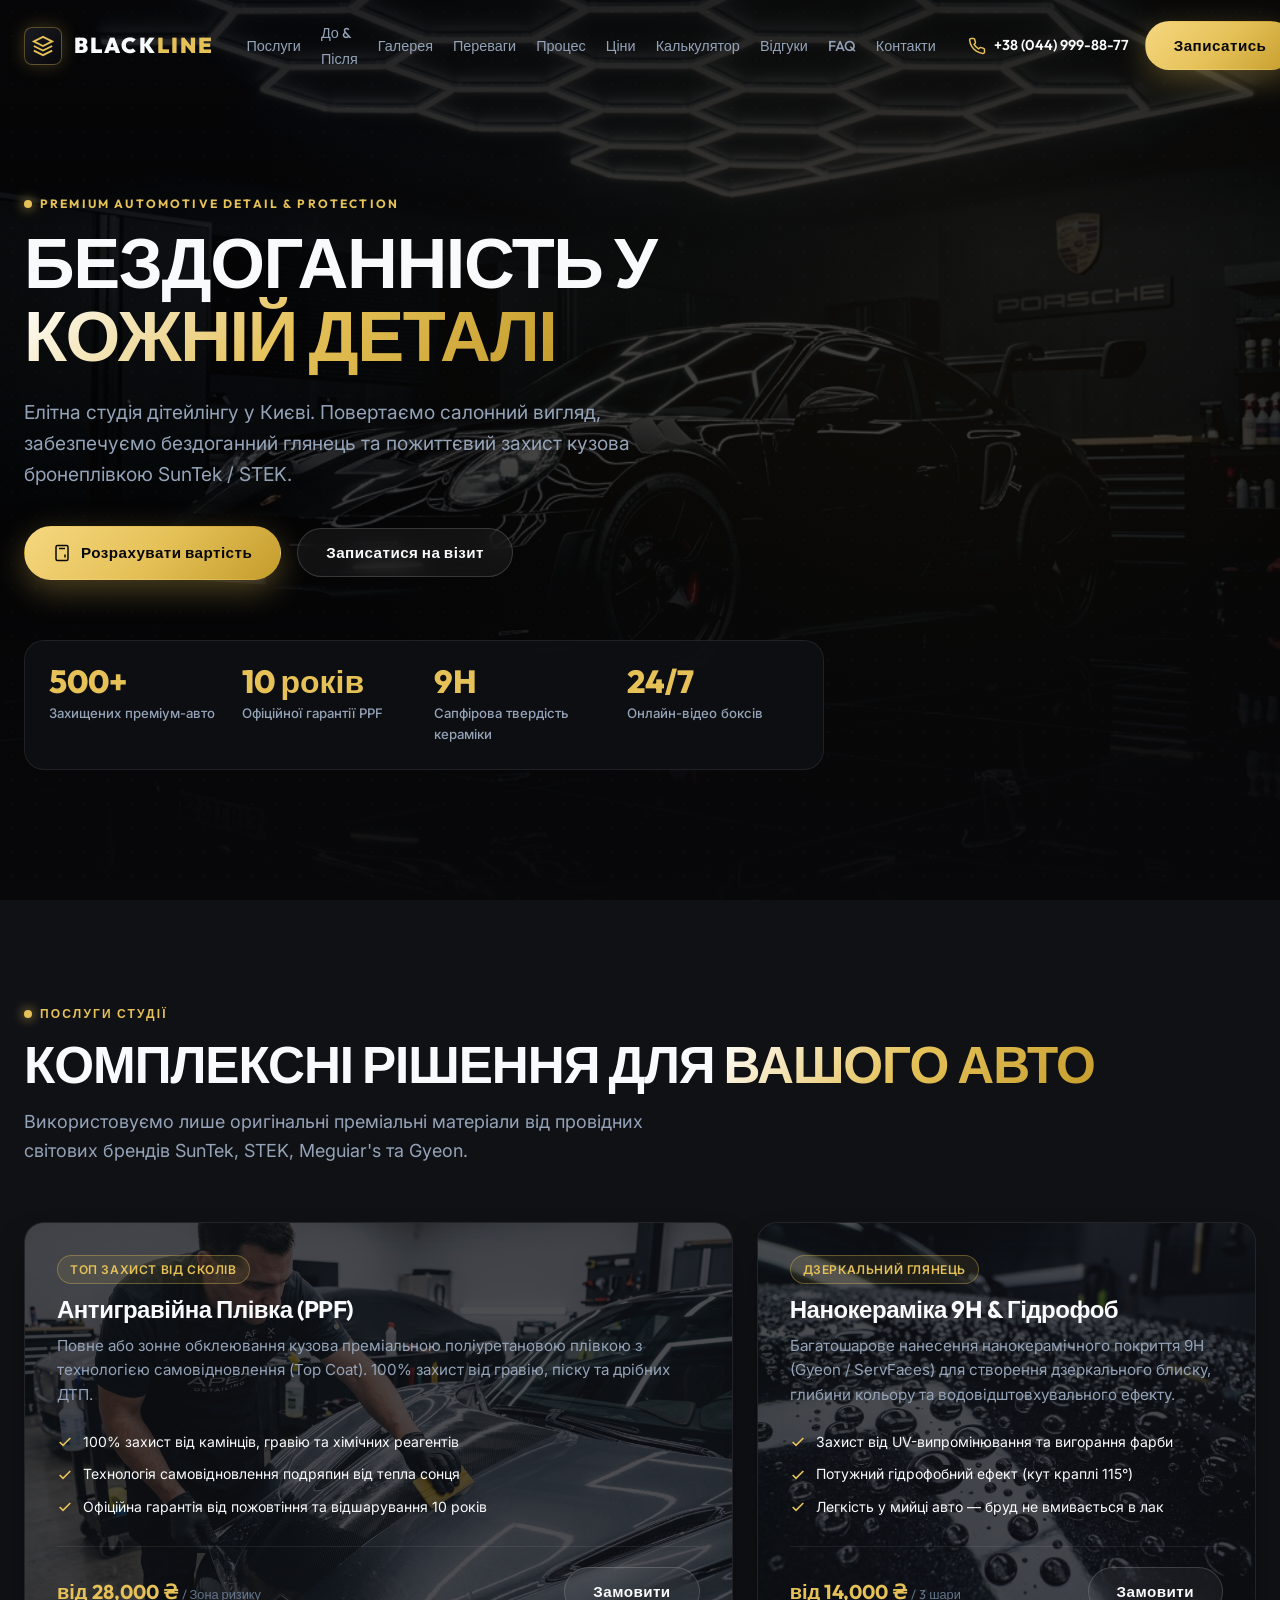
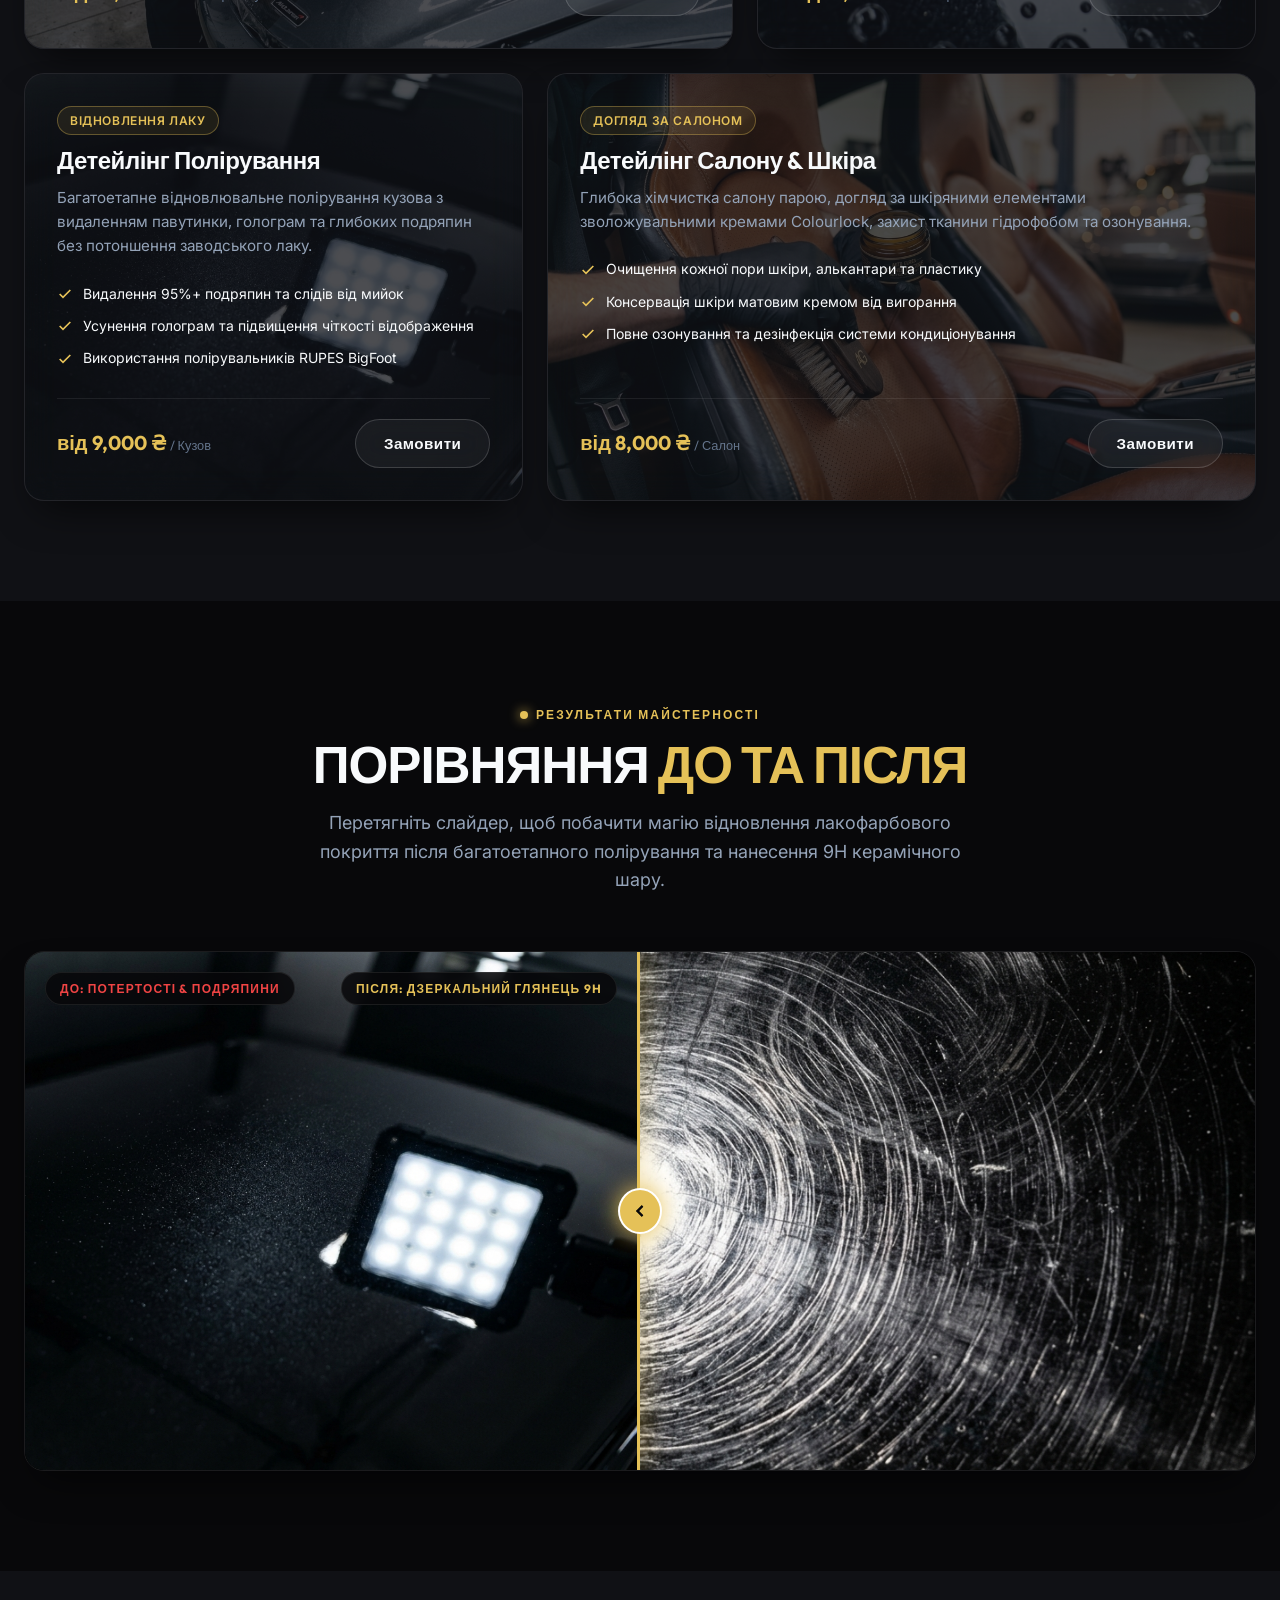
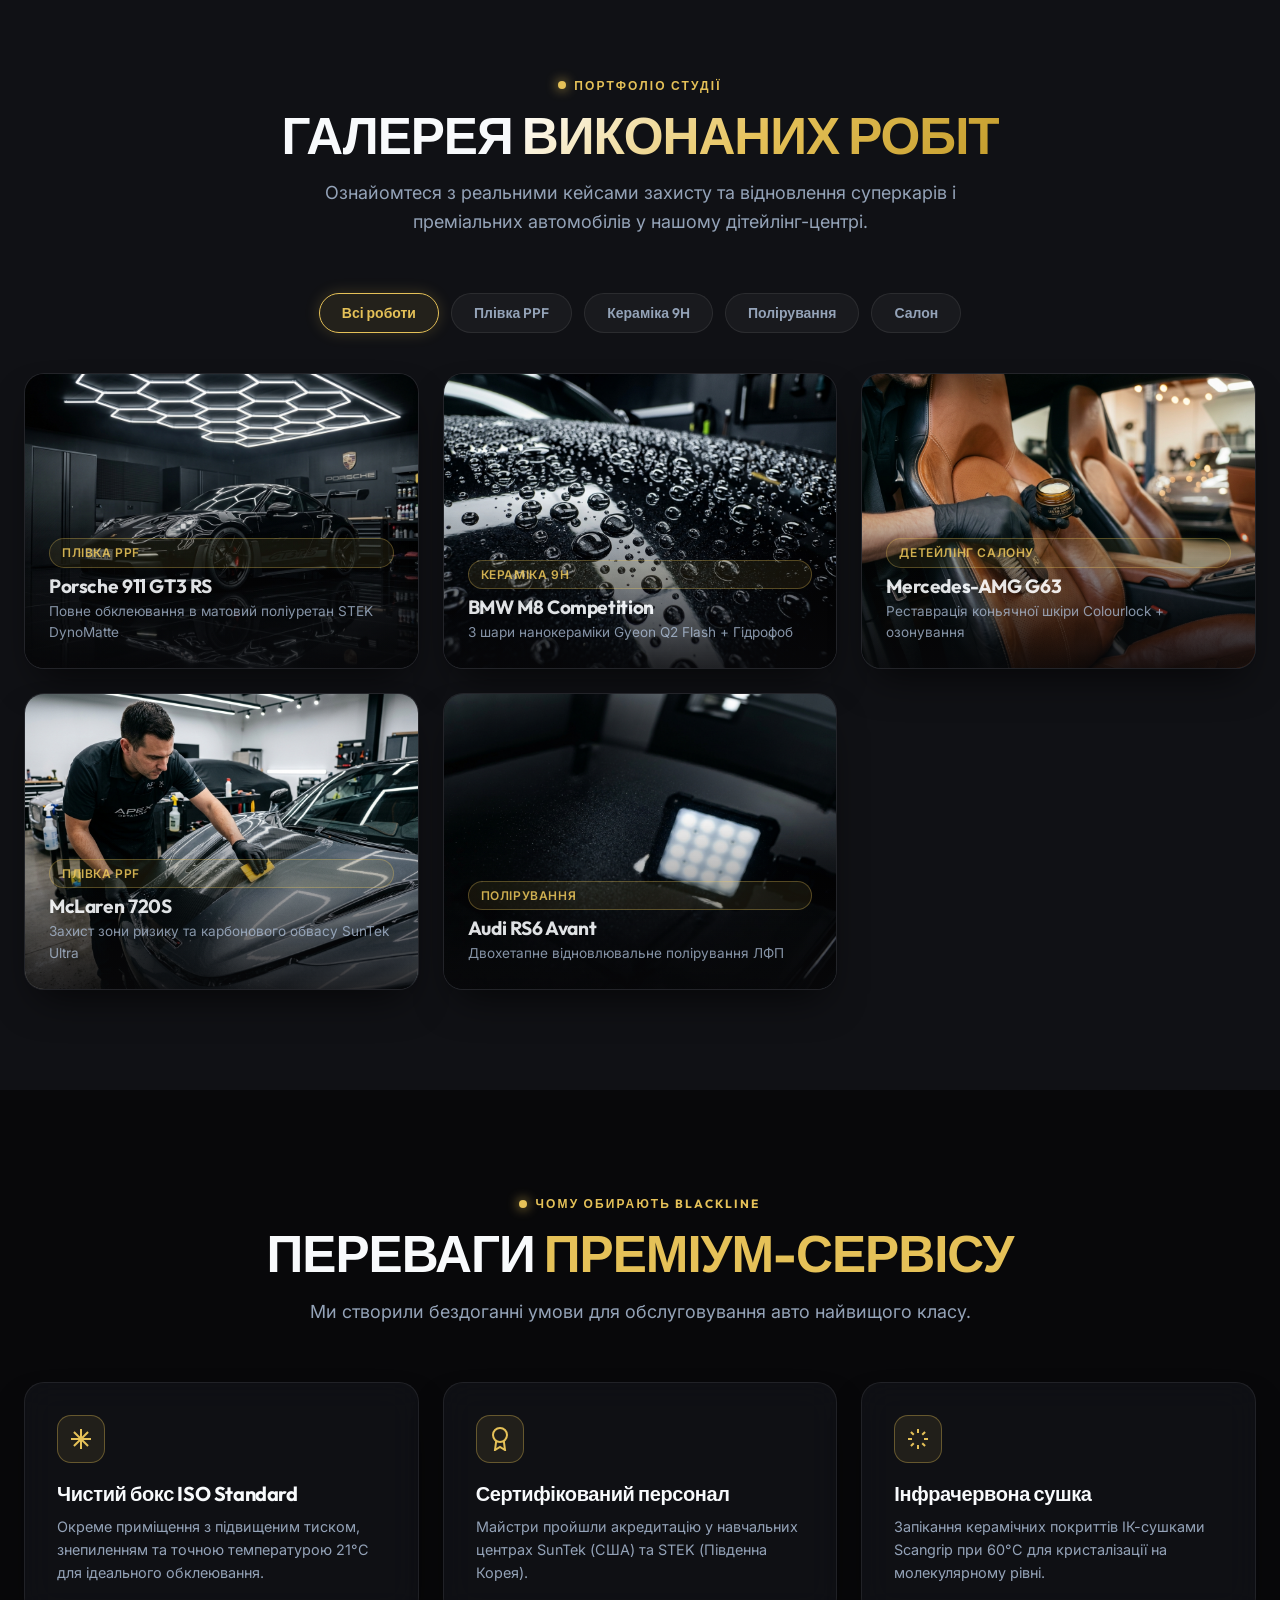
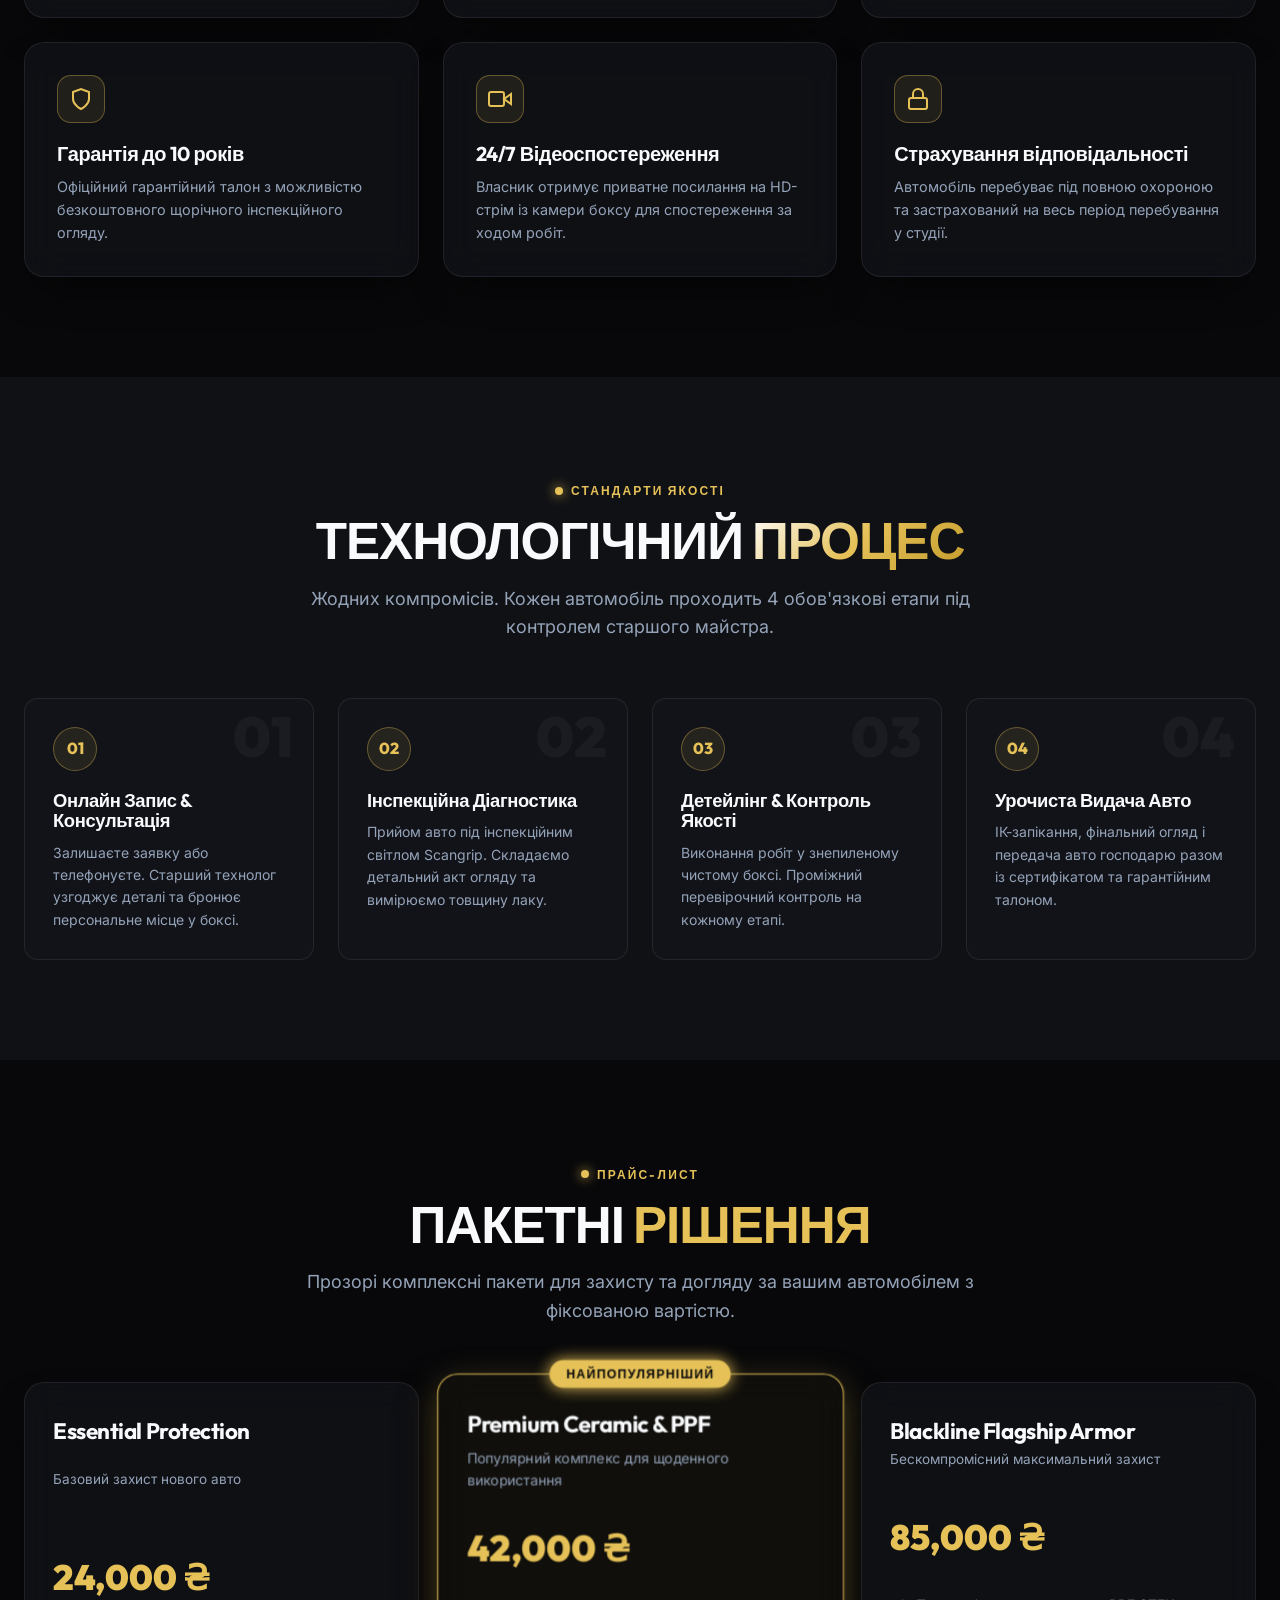
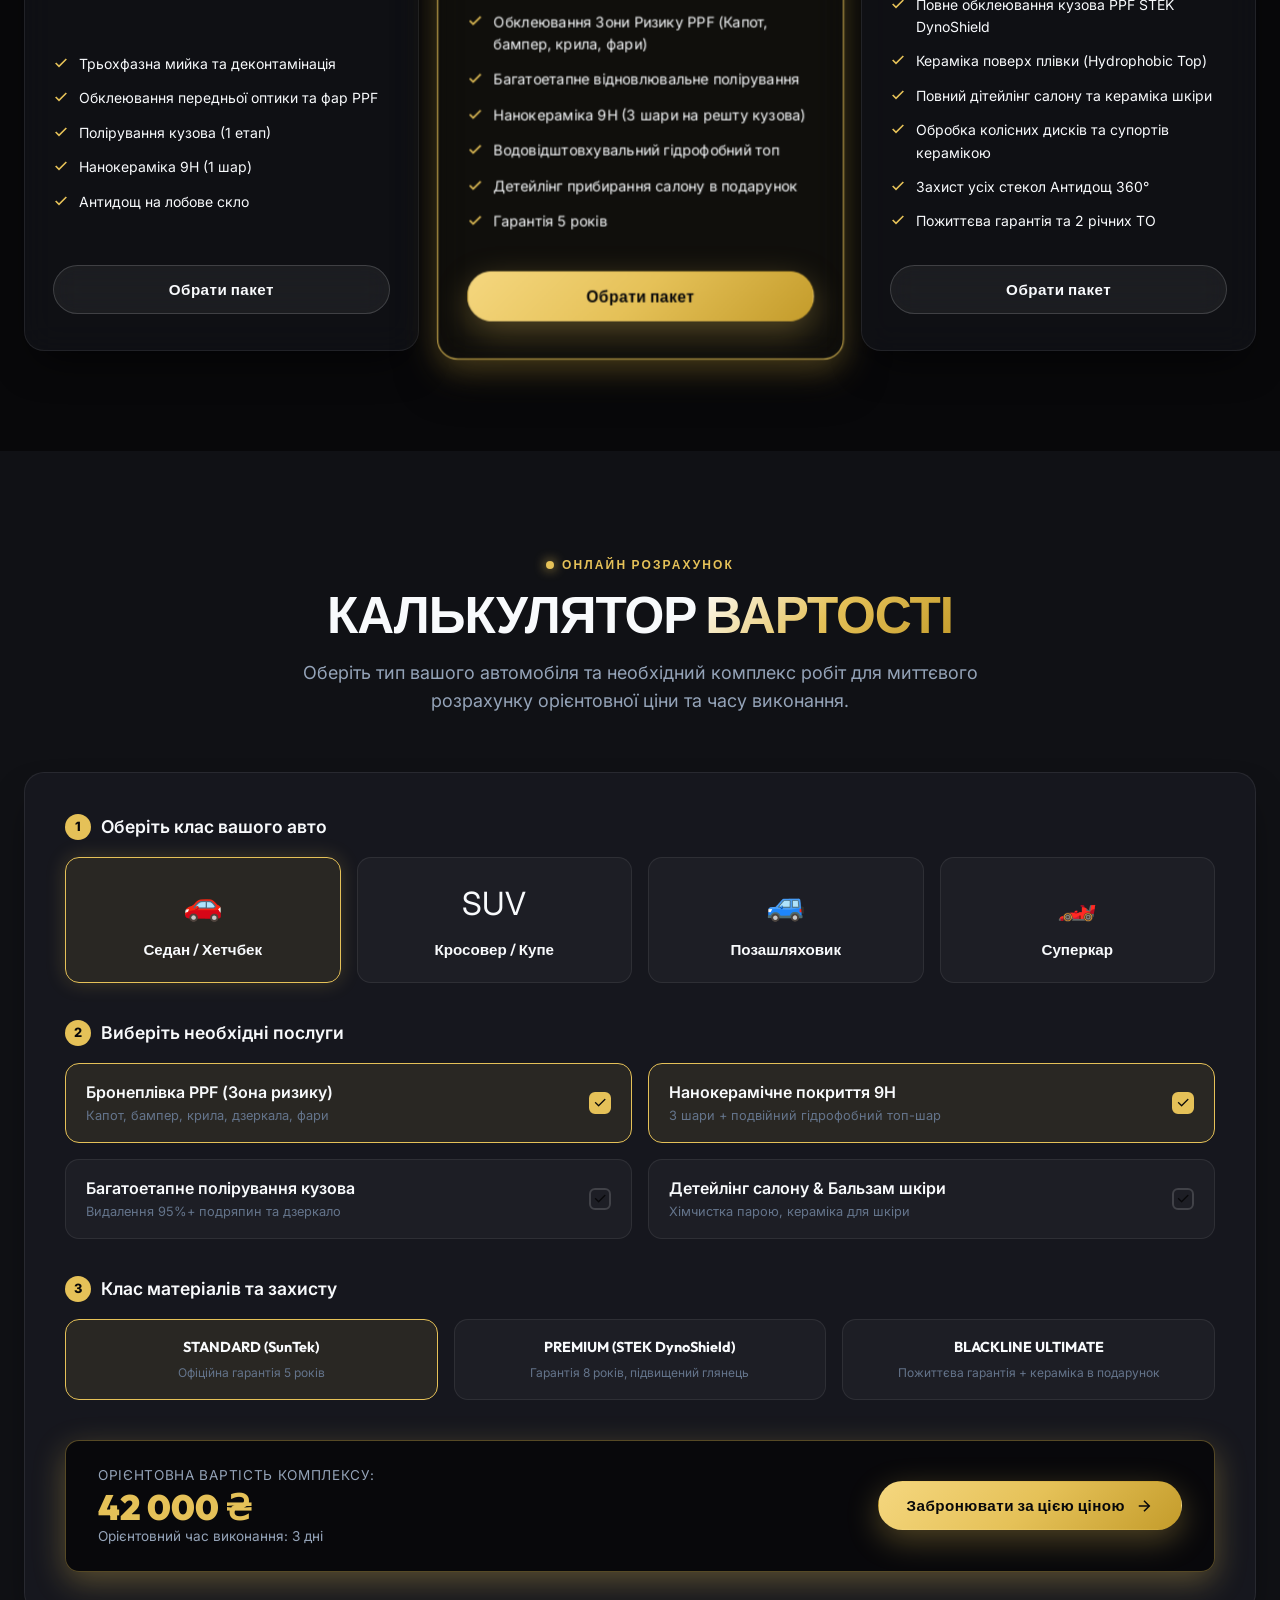
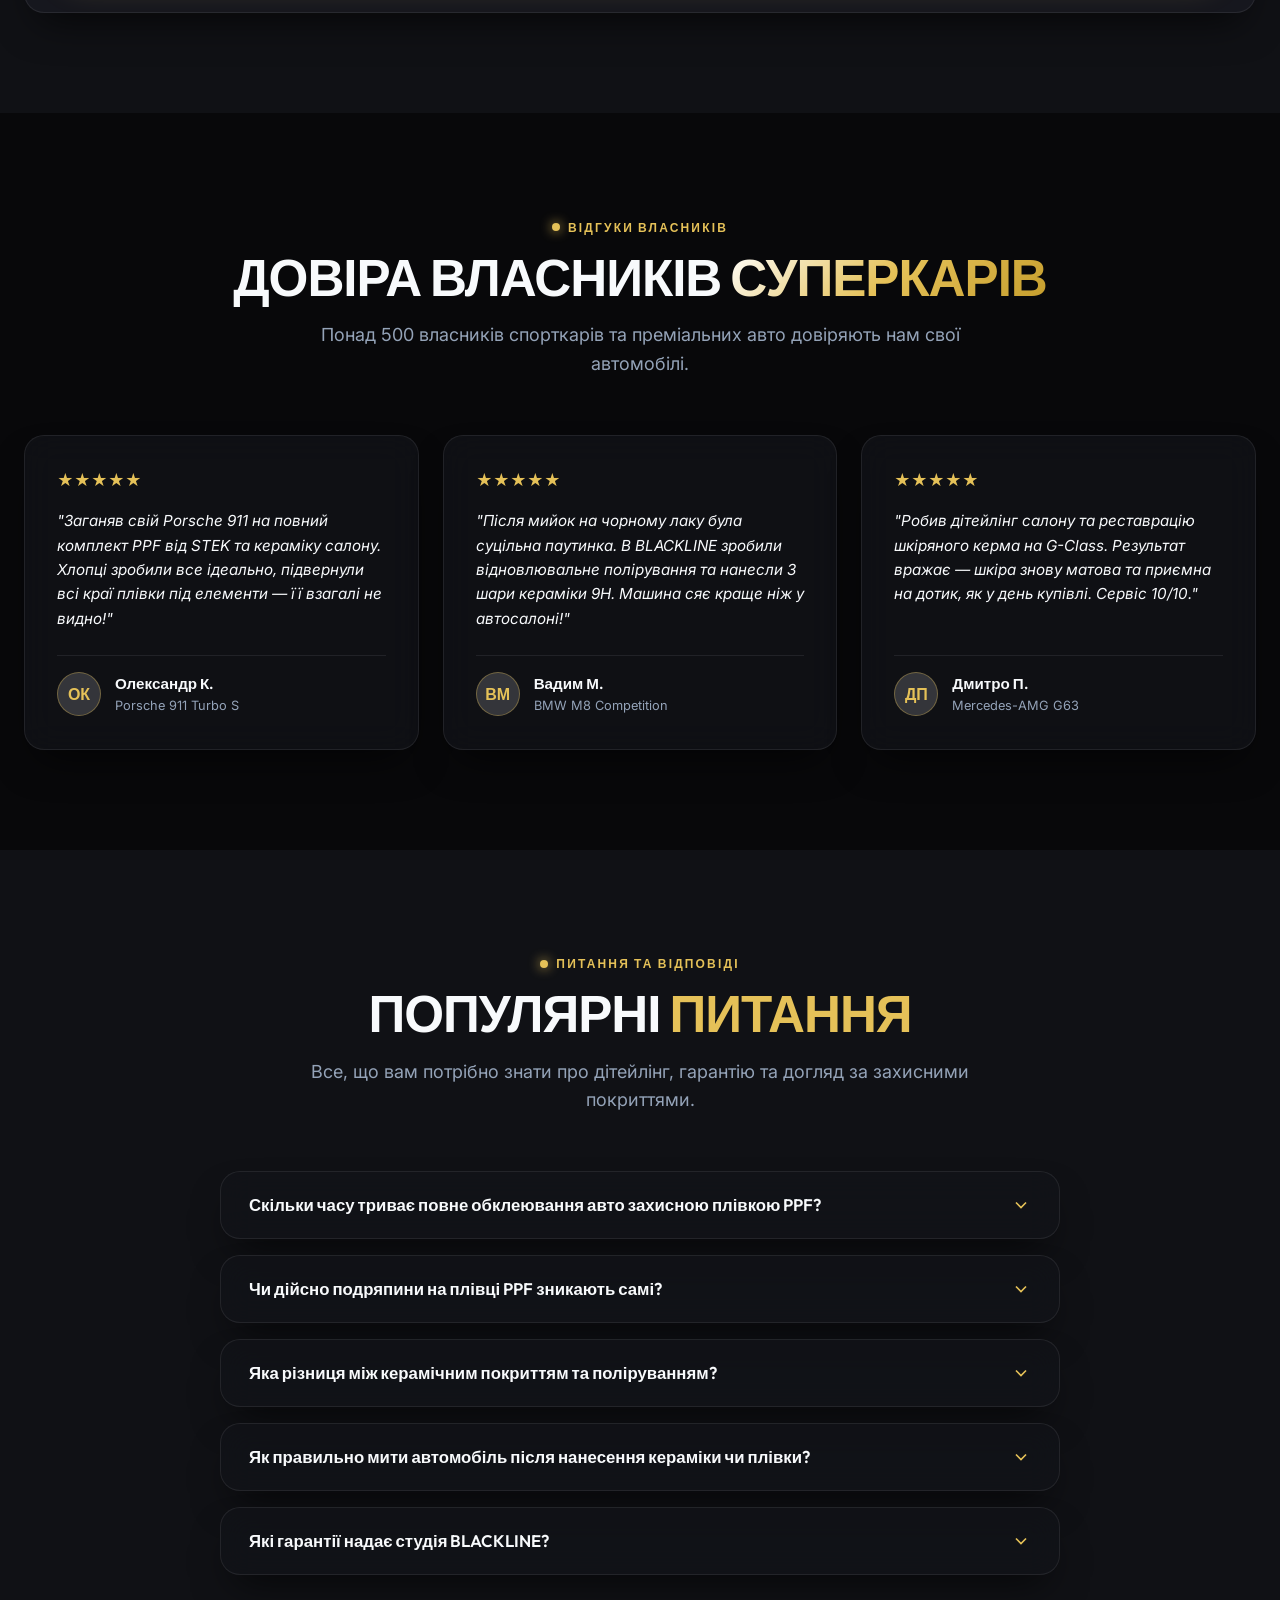
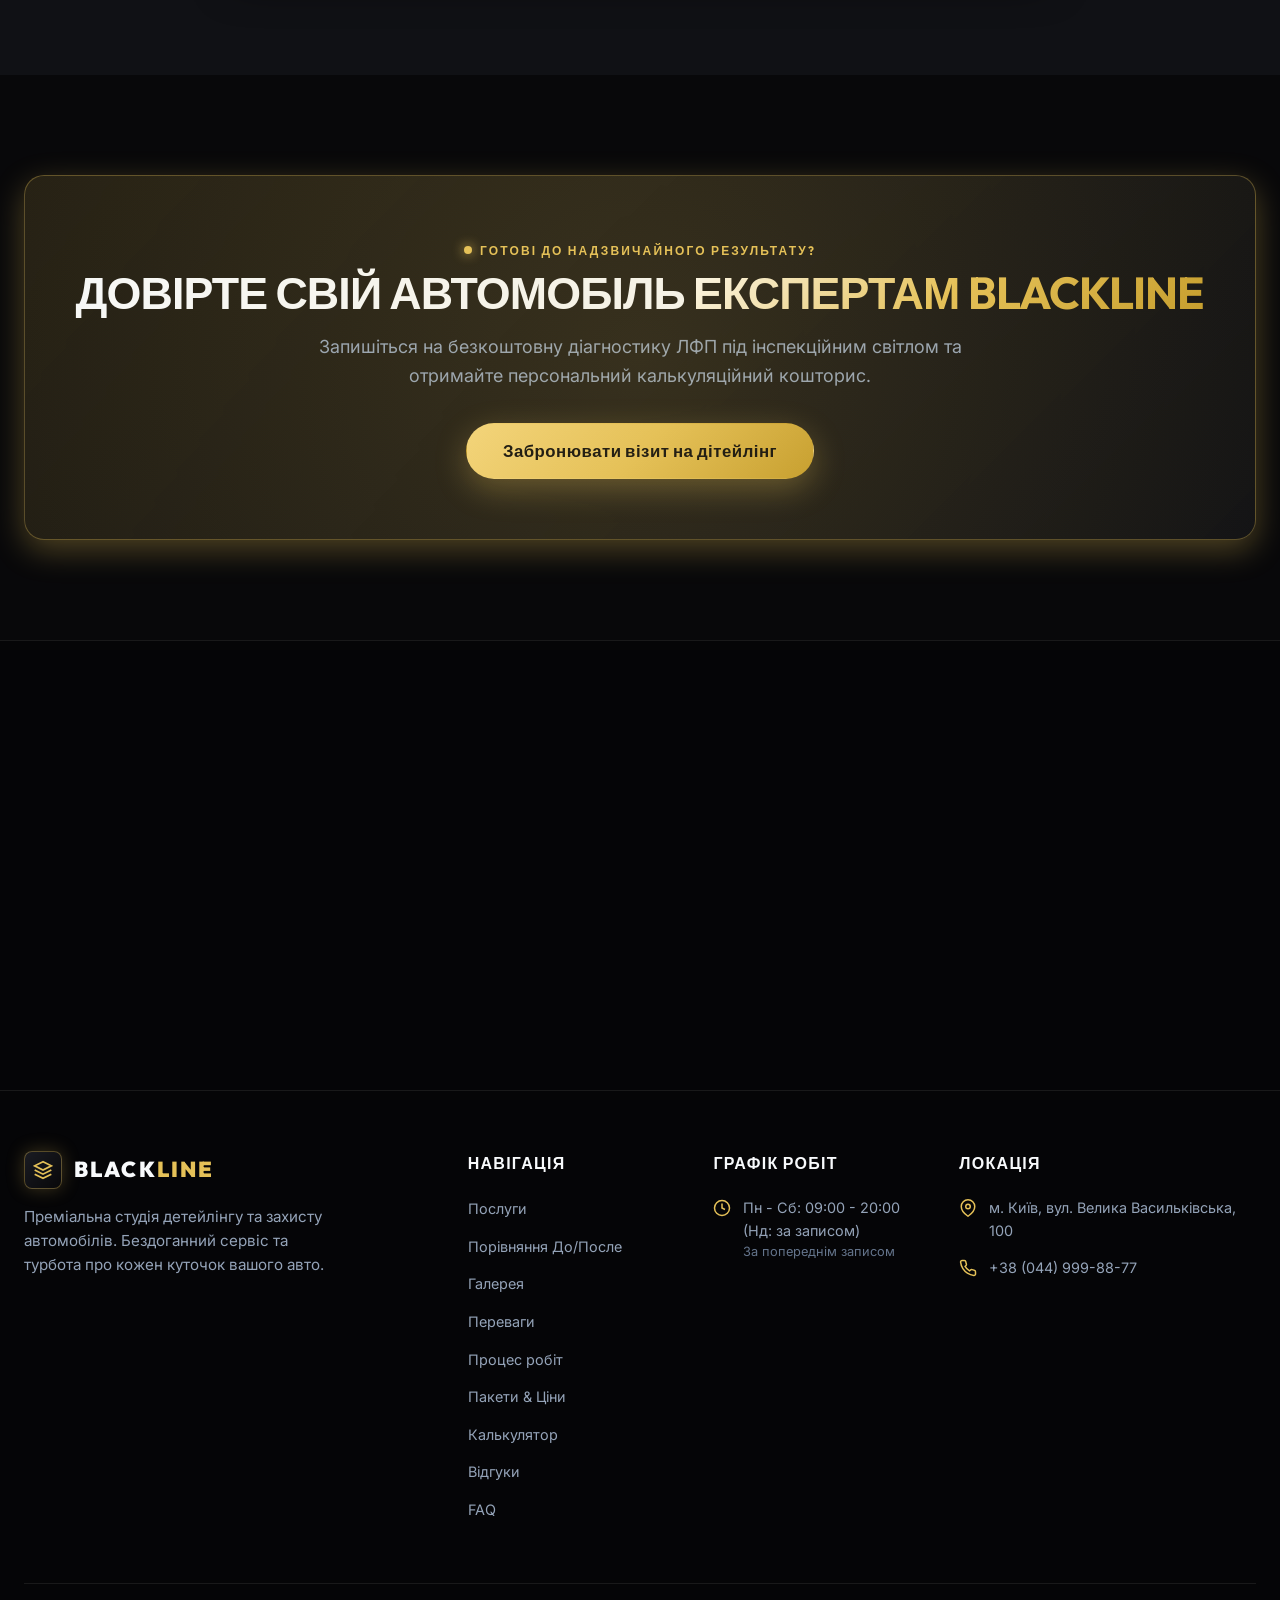
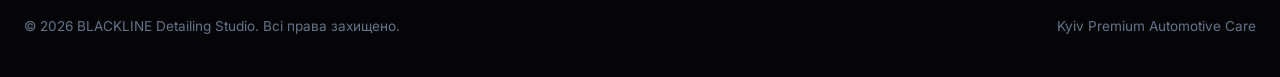
<file: index.html>
<!DOCTYPE html>
<html lang="uk">
<head>
  <meta charset="UTF-8">
  <meta name="viewport" content="width=device-width, initial-scale=1.0">
  <title>BLACKLINE Detailing | Елітний детейлінг та захист авто у Києві</title>
  <meta name="description" content="Преміальна студія детейлінгу BLACKLINE. Обклеювання антигравійною плівкою PPF, нанокераміка 9H, багатоетапне полірування та догляд за салоном авто у Києві.">
  
  <!-- Open Graph / Social Meta -->
  <meta property="og:type" content="website">
  <meta property="og:title" content="BLACKLINE Detailing | Елітний дітейлінг у Києві">
  <meta property="og:description" content="Повертаємо салонний вигляд та надаємо гарантований сапфіровий захист кузова вашого авто.">
  <meta property="og:image" content="assets/images/hero-supercar.jpg">

  <!-- Stylesheets -->
  <link rel="stylesheet" href="css/main.css">
  <link rel="stylesheet" href="css/components.css">
</head>
<body>

  <!-- Scroll Progress Bar -->
  <div class="scroll-progress-container">
    <div class="scroll-progress-bar"></div>
  </div>

  <!-- ==========================================================================
       1. HEADER & NAVIGATION
       ========================================================================== -->
  <header class="header">
    <div class="container nav-container">
      <a href="#" class="logo">
        <div class="logo-icon">
          <svg width="22" height="22" viewBox="0 0 24 24" fill="none" stroke="currentColor" stroke-width="2">
            <path d="M12 2L2 7l10 5 10-5-10-5zM2 17l10 5 10-5M2 12l10 5 10-5"></path>
          </svg>
        </div>
        <span class="logo-text">BLACK<span>LINE</span></span>
      </a>

      <nav>
        <ul class="nav-menu">
          <li><a href="#services" class="nav-link">Послуги</a></li>
          <li><a href="#comparison" class="nav-link">До & Після</a></li>
          <li><a href="#gallery" class="nav-link">Галерея</a></li>
          <li><a href="#advantages" class="nav-link">Переваги</a></li>
          <li><a href="#process" class="nav-link">Процес</a></li>
          <li><a href="#pricing" class="nav-link">Ціни</a></li>
          <li><a href="#calculator" class="nav-link">Калькулятор</a></li>
          <li><a href="#reviews" class="nav-link">Відгуки</a></li>
          <li><a href="#faq" class="nav-link">FAQ</a></li>
          <li><a href="#contacts" class="nav-link">Контакти</a></li>
        </ul>
      </nav>

      <div class="nav-actions">
        <a href="tel:+380449998877" class="phone-link js-bind-phone">
          <svg width="18" height="18" viewBox="0 0 24 24" fill="none" stroke="var(--accent-gold)" stroke-width="2">
            <path d="M22 16.92v3a2 2 0 0 1-2.18 2 19.79 19.79 0 0 1-8.63-3.07 19.5 19.5 0 0 1-6-6 19.79 19.79 0 0 1-3.07-8.67A2 2 0 0 1 4.11 2h3a2 2 0 0 1 2 1.72 12.84 12.84 0 0 0 .7 2.81 2 2 0 0 1-.45 2.11L8.09 9.91a16 16 0 0 0 6 6l1.27-1.27a2 2 0 0 1 2.11-.45 12.84 12.84 0 0 0 2.81.7A2 2 0 0 1 22 16.92z"></path>
          </svg>
          <span class="phone-text">+38 (044) 999-88-77</span>
        </a>
        <button class="btn btn-primary js-open-modal">Записатись</button>
        <button class="mobile-toggle" id="mobileToggle" aria-label="Відкрити меню">
          <svg width="28" height="28" viewBox="0 0 24 24" fill="none" stroke="currentColor" stroke-width="2">
            <line x1="3" y1="12" x2="21" y2="12"></line>
            <line x1="3" y1="6" x2="21" y2="6"></line>
            <line x1="3" y1="18" x2="21" y2="18"></line>
          </svg>
        </button>
      </div>
    </div>
  </header>

  <!-- Mobile Drawer -->
  <div class="drawer-overlay" id="drawerOverlay"></div>
  <aside class="mobile-drawer" id="mobileDrawer">
    <div>
      <div class="drawer-header">
        <a href="#" class="logo">
          <div class="logo-icon">
            <svg width="20" height="20" viewBox="0 0 24 24" fill="none" stroke="currentColor" stroke-width="2">
              <path d="M12 2L2 7l10 5 10-5-10-5zM2 17l10 5 10-5M2 12l10 5 10-5"></path>
            </svg>
          </div>
          <span class="logo-text">BLACK<span>LINE</span></span>
        </a>
        <button class="drawer-close" id="drawerClose" aria-label="Закрити меню">
          <svg width="20" height="20" viewBox="0 0 24 24" fill="none" stroke="currentColor" stroke-width="2">
            <line x1="18" y1="6" x2="6" y2="18"></line>
            <line x1="6" y1="6" x2="18" y2="18"></line>
          </svg>
        </button>
      </div>
      <ul class="drawer-nav">
        <li><a href="#services" class="drawer-link">Послуги студії</a></li>
        <li><a href="#comparison" class="drawer-link">Результати До/После</a></li>
        <li><a href="#gallery" class="drawer-link">Галерея робіт</a></li>
        <li><a href="#advantages" class="drawer-link">Переваги студії</a></li>
        <li><a href="#process" class="drawer-link">Процес робіт</a></li>
        <li><a href="#pricing" class="drawer-link">Пакети & Ціни</a></li>
        <li><a href="#calculator" class="drawer-link">Калькулятор ціни</a></li>
        <li><a href="#reviews" class="drawer-link">Відгуки клієнтів</a></li>
        <li><a href="#faq" class="drawer-link">Питання та відповіді</a></li>
        <li><a href="#contacts" class="drawer-link">Контакти</a></li>
      </ul>
    </div>
    <div>
      <button class="btn btn-primary js-open-modal" style="width: 100%;">Забронювати час</button>
    </div>
  </aside>

  <!-- ==========================================================================
       2. HERO SECTION
       ========================================================================== -->
  <section class="hero-section" id="hero">
    <div class="hero-bg-media">
      <img src="assets/images/hero-supercar.jpg" alt="Porsche 911 GT3 RS in Blackline Detailing Studio Kyiv">
      <div class="hero-bg-overlay"></div>
    </div>

    <div class="container">
      <div class="hero-content reveal-on-scroll">
        <div class="eyebrow">PREMIUM AUTOMOTIVE DETAIL & PROTECTION</div>
        <h1 class="hero-headline">
          БЕЗДОГАННІСТЬ У <span class="gradient-text-gold">КОЖНІЙ ДЕТАЛІ</span>
        </h1>
        <p class="hero-subtext">
          Елітна студія дітейлінгу у Києві. Повертаємо салонний вигляд, забезпечуємо бездоганний глянець та пожиттєвий захист кузова бронеплівкою SunTek / STEK.
        </p>

        <div class="hero-actions">
          <a href="#calculator" class="btn btn-primary">
            <svg width="18" height="18" viewBox="0 0 24 24" fill="none" stroke="currentColor" stroke-width="2">
              <rect x="4" y="2" width="16" height="20" rx="2"></rect>
              <line x1="8" y1="6" x2="16" y2="6"></line>
              <line x1="16" y1="14" x2="16" y2="18"></line>
            </svg>
            Розрахувати вартість
          </a>
          <button class="btn btn-secondary js-open-modal">
            Записатися на візит
          </button>
        </div>

        <!-- 3. TRUST INDICATORS STRIP -->
        <div class="hero-stats-grid">
          <div class="stat-item">
            <div class="stat-number">500+</div>
            <div class="stat-label">Захищених преміум-авто</div>
          </div>
          <div class="stat-item">
            <div class="stat-number">10 років</div>
            <div class="stat-label">Офіційної гарантії PPF</div>
          </div>
          <div class="stat-item">
            <div class="stat-number">9H</div>
            <div class="stat-label">Сапфірова твердість кераміки</div>
          </div>
          <div class="stat-item">
            <div class="stat-number">24/7</div>
            <div class="stat-label">Онлайн-відео боксів</div>
          </div>
        </div>
      </div>
    </div>
  </section>

  <!-- ==========================================================================
       4. SERVICES SHOWCASE (BENTO GRID)
       ========================================================================== -->
  <section class="section-spacing" id="services" style="background: var(--bg-surface);">
    <div class="container">
      <div class="section-header reveal-on-scroll">
        <div class="eyebrow">ПОСЛУГИ СТУДІЇ</div>
        <h2 class="section-title">КОМПЛЕКСНІ РІШЕННЯ ДЛЯ <span class="gradient-text-gold">ВАШОГО АВТО</span></h2>
        <p class="section-subtitle">Використовуємо лише оригінальні преміальні матеріали від провідних світових брендів SunTek, STEK, Meguiar's та Gyeon.</p>
      </div>

      <!-- Dynamically Rendered Bento Grid -->
      <div class="bento-grid" id="servicesBentoGrid"></div>
    </div>
  </section>

  <!-- ==========================================================================
       5. INTERACTIVE BEFORE / AFTER COMPARISON
       ========================================================================== -->
  <section class="section-spacing" id="comparison">
    <div class="container">
      <div class="section-header center reveal-on-scroll">
        <div class="eyebrow">РЕЗУЛЬТАТИ МАЙСТЕРНОСТІ</div>
        <h2 class="section-title">ПОРІВНЯННЯ <span class="text-gold">ДО ТА ПІСЛЯ</span></h2>
        <p class="section-subtitle">
          Перетягніть слайдер, щоб побачити магію відновлення лакофарбового покриття після багатоетапного полірування та нанесення 9H керамічного шару.
        </p>
      </div>

      <div class="reveal-on-scroll delay-1">
        <div class="slider-wrapper" id="beforeAfterSlider">
          <div class="slider-image-before">
            <img src="assets/images/paint-before.jpg" alt="Пошкоджене ЛФП з подряпинами до дітейлінгу">
            <div class="slider-tag before">ДО: Потертості & Подряпини</div>
          </div>

          <div class="slider-image-after">
            <img src="assets/images/paint-after.jpg" alt="Бездоганне лакофарбове покриття після полірування">
            <div class="slider-tag after">ПІСЛЯ: Дзеркальний Глянець 9H</div>
          </div>

          <div class="slider-handle">
            <div class="slider-handle-button">
              <svg width="20" height="20" viewBox="0 0 24 24" fill="none" stroke="currentColor" stroke-width="2.5">
                <polyline points="15 18 9 12 15 6"></polyline>
                <polyline points="9 18 15 12 9 6" transform="rotate(180 12 12)"></polyline>
              </svg>
            </div>
          </div>
        </div>
      </div>
    </div>
  </section>

  <!-- ==========================================================================
       6. PORTFOLIO / GALLERY
       ========================================================================== -->
  <section class="section-spacing" id="gallery" style="background: var(--bg-surface);">
    <div class="container">
      <div class="section-header center reveal-on-scroll">
        <div class="eyebrow">ПОРТФОЛІО СТУДІЇ</div>
        <h2 class="section-title">ГАЛЕРЕЯ <span class="gradient-text-gold">ВИКОНАНИХ РОБІТ</span></h2>
        <p class="section-subtitle">Ознайомтеся з реальними кейсами захисту та відновлення суперкарів і преміальних автомобілів у нашому дітейлінг-центрі.</p>
      </div>

      <!-- Gallery Filter Buttons -->
      <div class="gallery-filters reveal-on-scroll">
        <button class="gallery-filter-btn active" data-filter="all">Всі роботи</button>
        <button class="gallery-filter-btn" data-filter="ppf">Плівка PPF</button>
        <button class="gallery-filter-btn" data-filter="ceramic">Кераміка 9H</button>
        <button class="gallery-filter-btn" data-filter="polishing">Полірування</button>
        <button class="gallery-filter-btn" data-filter="interior">Салон</button>
      </div>

      <!-- Portfolio Grid -->
      <div class="portfolio-grid" id="portfolioGrid"></div>
    </div>
  </section>

  <!-- ==========================================================================
       7. STUDIO ADVANTAGES
       ========================================================================== -->
  <section class="section-spacing" id="advantages">
    <div class="container">
      <div class="section-header center reveal-on-scroll">
        <div class="eyebrow">ЧОМУ ОБИРАЮТЬ BLACKLINE</div>
        <h2 class="section-title">ПЕРЕВАГИ <span class="text-gold">ПРЕМІУМ-СЕРВІСУ</span></h2>
        <p class="section-subtitle">Ми створили бездоганні умови для обслуговування авто найвищого класу.</p>
      </div>

      <div class="advantages-grid" id="advantagesGrid"></div>
    </div>
  </section>

  <!-- ==========================================================================
       8. TECHNOLOGICAL PROCESS TIMELINE
       ========================================================================== -->
  <section class="section-spacing" id="process" style="background: var(--bg-surface);">
    <div class="container">
      <div class="section-header center reveal-on-scroll">
        <div class="eyebrow">СТАНДАРТИ ЯКОСТІ</div>
        <h2 class="section-title">ТЕХНОЛОГІЧНИЙ <span class="gradient-text-gold">ПРОЦЕС</span></h2>
        <p class="section-subtitle">Жодних компромісів. Кожен автомобіль проходить 4 обов'язкові етапи під контролем старшого майстра.</p>
      </div>

      <div class="process-grid" id="processStepsGrid"></div>
    </div>
  </section>

  <!-- ==========================================================================
       9. PACKAGES & PRICING
       ========================================================================== -->
  <section class="section-spacing" id="pricing">
    <div class="container">
      <div class="section-header center reveal-on-scroll">
        <div class="eyebrow">ПРАЙС-ЛИСТ</div>
        <h2 class="section-title">ПАКЕТНІ <span class="text-gold">РІШЕННЯ</span></h2>
        <p class="section-subtitle">Прозорі комплексні пакети для захисту та догляду за вашим автомобілем з фіксованою вартістю.</p>
      </div>

      <div class="packages-grid" id="packagesGrid"></div>
    </div>
  </section>

  <!-- ==========================================================================
       10. DETAILING COST CALCULATOR
       ========================================================================== -->
  <section class="section-spacing" id="calculator" style="background: var(--bg-surface);">
    <div class="container">
      <div class="section-header center reveal-on-scroll">
        <div class="eyebrow">ОНЛАЙН РОЗРАХУНОК</div>
        <h2 class="section-title">КАЛЬКУЛЯТОР <span class="gradient-text-gold">ВАРТОСТІ</span></h2>
        <p class="section-subtitle">Оберіть тип вашого автомобіля та необхідний комплекс робіт для миттєвого розрахунку орієнтовної ціни та часу виконання.</p>
      </div>

      <div class="calculator-container reveal-on-scroll delay-1">
        <!-- Step 1: Car Type -->
        <div class="calc-step">
          <div class="calc-step-title">
            <div class="step-badge">1</div>
            Оберіть клас вашого авто
          </div>

          <div class="car-types-grid">
            <div class="car-type-card selected" data-multiplier="1.0" data-name="Седан / Хетчбек">
              <span class="car-type-icon">🚗</span>
              <div class="car-type-name">Седан / Хетчбек</div>
            </div>
            <div class="car-type-card" data-multiplier="1.2" data-name="Кросовер / Купе">
              <span class="car-type-icon">SUV</span>
              <div class="car-type-name">Кросовер / Купе</div>
            </div>
            <div class="car-type-card" data-multiplier="1.4" data-name="Позашляховик / Мінівен">
              <span class="car-type-icon">🚙</span>
              <div class="car-type-name">Позашляховик</div>
            </div>
            <div class="car-type-card" data-multiplier="1.3" data-name="Суперкар / Спорткар">
              <span class="car-type-icon">🏎️</span>
              <div class="car-type-name">Суперкар</div>
            </div>
          </div>
        </div>

        <!-- Step 2: Select Services -->
        <div class="calc-step">
          <div class="calc-step-title">
            <div class="step-badge">2</div>
            Виберіть необхідні послуги
          </div>

          <div class="calc-services-grid">
            <div class="calc-service-item selected" data-id="ppf_front" data-name="Антигравійна плівка (Front Zone)" data-price="28000" data-time="2">
              <div>
                <div style="font-weight: 600;">Бронеплівка PPF (Зона ризику)</div>
                <div style="font-size: 0.8rem; color: var(--text-muted);">Капот, бампер, крила, дзеркала, фари</div>
              </div>
              <div class="checkbox-custom">✓</div>
            </div>

            <div class="calc-service-item selected" data-id="ceramic_3layers" data-name="Кераміка 9H (3 шари)" data-price="14000" data-time="1">
              <div>
                <div style="font-weight: 600;">Нанокерамічне покриття 9H</div>
                <div style="font-size: 0.8rem; color: var(--text-muted);">3 шари + подвійний гідрофобний топ-шар</div>
              </div>
              <div class="checkbox-custom">✓</div>
            </div>

            <div class="calc-service-item" data-id="polishing" data-name="Детейлінг полірування кузова" data-price="10000" data-time="1.5">
              <div>
                <div style="font-weight: 600;">Багатоетапне полірування кузова</div>
                <div style="font-size: 0.8rem; color: var(--text-muted);">Видалення 95%+ подряпин та дзеркало</div>
              </div>
              <div class="checkbox-custom">✓</div>
            </div>

            <div class="calc-service-item" data-id="interior" data-name="Детейлінг салону & Захист шкіри" data-price="8500" data-time="1">
              <div>
                <div style="font-weight: 600;">Детейлінг салону & Бальзам шкіри</div>
                <div style="font-size: 0.8rem; color: var(--text-muted);">Хімчистка парою, кераміка для шкіри</div>
              </div>
              <div class="checkbox-custom">✓</div>
            </div>
          </div>
        </div>

        <!-- Step 3: Material Grade -->
        <div class="calc-step">
          <div class="calc-step-title">
            <div class="step-badge">3</div>
            Клас матеріалів та захисту
          </div>

          <div class="grade-selector">
            <div class="grade-card selected" data-multiplier="1.0" data-name="Standard SunTek">
              <div class="grade-name">STANDARD (SunTek)</div>
              <div class="grade-sub">Офіційна гарантія 5 років</div>
            </div>
            <div class="grade-card" data-multiplier="1.2" data-name="Premium STEK">
              <div class="grade-name">PREMIUM (STEK DynoShield)</div>
              <div class="grade-sub">Гарантія 8 років, підвищений глянець</div>
            </div>
            <div class="grade-card" data-multiplier="1.35" data-name="Ultimate Blackline">
              <div class="grade-name">BLACKLINE ULTIMATE</div>
              <div class="grade-sub">Пожиттєва гарантія + кераміка в подарунок</div>
            </div>
          </div>
        </div>

        <!-- Total Calculation Output Bar -->
        <div class="calc-total-panel">
          <div>
            <div class="total-price-label">Орієнтовна вартість комплексу:</div>
            <div class="total-price-value" id="calcTotalPrice">42 000 ₴</div>
            <div class="total-time-estimate" id="calcTotalTime">Орієнтовний час виконання: 3 дні</div>
          </div>
          <button class="btn btn-primary" id="bookWithQuoteBtn">
            Забронювати за цією ціною
            <svg width="18" height="18" viewBox="0 0 24 24" fill="none" stroke="currentColor" stroke-width="2"><line x1="5" y1="12" x2="19" y2="12"></line><polyline points="12 5 19 12 12 19"></polyline></svg>
          </button>
        </div>
      </div>
    </div>
  </section>

  <!-- ==========================================================================
       11. CUSTOMER REVIEWS
       ========================================================================== -->
  <section class="section-spacing" id="reviews">
    <div class="container">
      <div class="section-header center reveal-on-scroll">
        <div class="eyebrow">ВІДГУКИ ВЛАСНИКІВ</div>
        <h2 class="section-title">ДОВІРА ВЛАСНИКІВ <span class="gradient-text-gold">СУПЕРКАРІВ</span></h2>
        <p class="section-subtitle">Понад 500 власників спорткарів та преміальних авто довіряють нам свої автомобілі.</p>
      </div>

      <div class="reviews-grid" id="reviewsGridContainer"></div>
    </div>
  </section>

  <!-- ==========================================================================
       12. FAQ ACCORDION SECTION
       ========================================================================== -->
  <section class="section-spacing" id="faq" style="background: var(--bg-surface);">
    <div class="container">
      <div class="section-header center reveal-on-scroll">
        <div class="eyebrow">ПИТАННЯ ТА ВІДПОВІДІ</div>
        <h2 class="section-title">ПОПУЛЯРНІ <span class="text-gold">ПИТАННЯ</span></h2>
        <p class="section-subtitle">Все, що вам потрібно знати про дітейлінг, гарантію та догляд за захисними покриттями.</p>
      </div>

      <div class="faq-container" id="faqAccordionContainer"></div>
    </div>
  </section>

  <!-- ==========================================================================
       13. FINAL CTA CONVERSION BANNER
       ========================================================================== -->
  <section class="section-spacing">
    <div class="container">
      <div class="final-cta-banner reveal-on-scroll">
        <div class="eyebrow" style="margin-bottom: 8px;">ГОТОВІ ДО НАДЗВИЧАЙНОГО РЕЗУЛЬТАТУ?</div>
        <h2 class="section-title" style="font-size: clamp(2rem, 3.5vw, 3rem); margin-bottom: 16px;">
          ДОВІРТЕ СВІЙ АВТОМОБІЛЬ <span class="gradient-text-gold">ЕКСПЕРТАМ BLACKLINE</span>
        </h2>
        <p class="section-subtitle" style="margin: 0 auto 32px;">
          Запишіться на безкоштовну діагностику ЛФП під інспекційним світлом та отримайте персональний калькуляційний кошторис.
        </p>
        <button class="btn btn-primary js-open-modal" style="font-size: 1.05rem; padding: 16px 36px;">
          Забронювати візит на дітейлінг
        </button>
      </div>
    </div>
  </section>

  <!-- ==========================================================================
       INTERACTIVE BOOKING MODAL
       ========================================================================== -->
  <div class="modal-overlay" id="bookingModal">
    <div class="modal-window">
      <button class="modal-close js-close-modal" aria-label="Закрити">
        <svg width="20" height="20" viewBox="0 0 24 24" fill="none" stroke="currentColor" stroke-width="2">
          <line x1="18" y1="6" x2="6" y2="18"></line>
          <line x1="6" y1="6" x2="18" y2="18"></line>
        </svg>
      </button>

      <div class="modal-header">
        <div class="eyebrow" style="margin-bottom: 6px;">БРОНЮВАННЯ ЧАСУ</div>
        <h3 class="modal-title">Запис на <span class="text-gold">Сервіс</span></h3>
        <p style="font-size: 0.9rem; color: var(--text-secondary);">Залиште свої дані, і наш старший технолог зв'яжеться з вами протягом 10 хвилин.</p>
      </div>

      <form id="bookingForm">
        <div class="form-group">
          <label class="form-label" for="modalName">Ваше ім'я</label>
          <input class="form-input" type="text" id="modalName" placeholder="Олександр" required>
        </div>

        <div class="form-group">
          <label class="form-label" for="modalPhone">Номер телефону</label>
          <input class="form-input" type="tel" id="modalPhone" placeholder="+38 (099) 000-00-00" required>
        </div>

        <div class="form-group">
          <label class="form-label" for="modalCarInput">Марка та модель автомобіля</label>
          <input class="form-input" type="text" id="modalCarInput" placeholder="Наприклад: Porsche 911 / BMW X5">
        </div>

        <div class="form-group">
          <label class="form-label" for="modalServiceSelect">Послуга</label>
          <select class="form-select" id="modalServiceSelect">
            <option value="Антигравійна плівка (PPF)">Антигравійна плівка (PPF)</option>
            <option value="Керамічне покриття 9H">Керамічне покриття 9H</option>
            <option value="Детейлінг полірування">Детейлінг полірування</option>
            <option value="Детейлінг салону">Детейлінг салону</option>
            <option value="Комплексний дітейлінг">Комплексний дітейлінг</option>
          </select>
        </div>

        <button type="submit" class="btn btn-primary" style="width: 100%; margin-top: 10px;">
          Підтвердити запис
        </button>
      </form>

      <!-- Success Feedback State -->
      <div class="modal-success-state" id="modalSuccessState">
        <div class="success-icon">
          <svg width="32" height="32" viewBox="0 0 24 24" fill="none" stroke="currentColor" stroke-width="3">
            <polyline points="20 6 9 17 4 12"></polyline>
          </svg>
        </div>
        <h3 style="font-size: 1.5rem; margin-bottom: 8px;">Заявку успішно прийнято!</h3>
        <p style="color: var(--text-secondary); font-size: 0.95rem; margin-bottom: 24px;">
          Дякуємо! Наш старший майстер зв'яжеться з вами у найближчий час для узгодження часу прийому автомобіля.
        </p>
        <button class="btn btn-secondary js-close-modal">Зрозуміло</button>
      </div>
    </div>
  </div>

  <!-- ==========================================================================
       14. FOOTER & CONTACTS
       ========================================================================== -->
  <footer class="footer" id="contacts">
    <!-- Google Map Section (Full Width) -->
    <div class="footer-map-container" style="width: 100%; height: 450px; margin-top: -80px; margin-bottom: 60px; overflow: hidden; border-bottom: 1px solid var(--border-subtle); position: relative; z-index: 1;">
      <iframe 
        src="https://www.google.com/maps/embed?pb=!1m18!1m12!1m3!1d534.34490814103!2d30.51569396472065!3d50.426438796243374!2m3!1f0!2f0!3f0!3m2!1i1024!2i768!4f13.1!3m3!1m2!1s0x40d4cf3ea59063c9%3A0x4410d93e5adaeb92!2z0LLRg9C70LjRhtGPINCS0LXQu9C40LrQsCDQktCw0YHQuNC70YzQutGW0LLRgdGM0LrQsCwgMTAwLCDQmtC40ZfQsiwgMDMxNTA!5e0!3m2!1suk!2sua!4v1786642673182!5m2!1suk!2sua"
        width="100%" 
        height="100%" 
        style="border: 0; filter: grayscale(1) invert(0.9) contrast(1.2) opacity(0.75); display: block;" 
        allowfullscreen="" 
        loading="lazy" 
        referrerpolicy="no-referrer-when-downgrade">
      </iframe>
      
    </div>


    <div class="container">
      <div class="footer-grid">
        <!-- Brand Info -->
        <div class="footer-brand">
          <a href="#" class="logo" style="margin-bottom: 16px;">
            <div class="logo-icon">
              <svg width="20" height="20" viewBox="0 0 24 24" fill="none" stroke="currentColor" stroke-width="2">
                <path d="M12 2L2 7l10 5 10-5-10-5zM2 17l10 5 10-5M2 12l10 5 10-5"></path>
              </svg>
            </div>
            <span class="logo-text">BLACK<span>LINE</span></span>
          </a>
          <p>
            Преміальна студія детейлінгу та захисту автомобілів. Бездоганний сервіс та турбота про кожен куточок вашого авто.
          </p>
        </div>

        <!-- Quick Links -->
        <div>
          <div class="footer-title">Навігація</div>
          <ul class="footer-links">
            <li><a href="#services">Послуги</a></li>
            <li><a href="#comparison">Порівняння До/После</a></li>
            <li><a href="#gallery">Галерея</a></li>
            <li><a href="#advantages">Переваги</a></li>
            <li><a href="#process">Процес робіт</a></li>
            <li><a href="#pricing">Пакети & Ціни</a></li>
            <li><a href="#calculator">Калькулятор</a></li>
            <li><a href="#reviews">Відгуки</a></li>
            <li><a href="#faq">FAQ</a></li>
          </ul>
        </div>

        <!-- Working Hours -->
        <div>
          <div class="footer-title">Графік робіт</div>
          <ul class="contact-info-list">
            <li class="contact-info-item">
              <svg width="18" height="18" viewBox="0 0 24 24" fill="none" stroke="currentColor" stroke-width="2"><circle cx="12" cy="12" r="10"></circle><polyline points="12 6 12 12 16 14"></polyline></svg>
              <div>
                <div class="js-bind-hours">Пн - Сб: 09:00 - 20:00</div>
                <div style="font-size: 0.8rem; color: var(--text-muted);">За попереднім записом</div>
              </div>
            </li>
          </ul>
        </div>

        <!-- Contact Info -->
        <div>
          <div class="footer-title">Локація</div>
          <ul class="contact-info-list">
            <li class="contact-info-item">
              <svg width="18" height="18" viewBox="0 0 24 24" fill="none" stroke="currentColor" stroke-width="2"><path d="M21 10c0 7-9 13-9 13s-9-6-9-13a9 9 0 0 1 18 0z"></path><circle cx="12" cy="10" r="3"></circle></svg>
              <div class="js-bind-address">м. Київ, вул. Велика Васильківська, 100</div>
            </li>
            <li class="contact-info-item">
              <svg width="18" height="18" viewBox="0 0 24 24" fill="none" stroke="currentColor" stroke-width="2"><path d="M22 16.92v3a2 2 0 0 1-2.18 2 19.79 19.79 0 0 1-8.63-3.07 19.5 19.5 0 0 1-6-6 19.79 19.79 0 0 1-3.07-8.67A2 2 0 0 1 4.11 2h3a2 2 0 0 1 2 1.72 12.84 12.84 0 0 0 .7 2.81 2 2 0 0 1-.45 2.11L8.09 9.91a16 16 0 0 0 6 6l1.27-1.27a2 2 0 0 1 2.11-.45 12.84 12.84 0 0 0 2.81.7A2 2 0 0 1 22 16.92z"></path></svg>
              <div><a href="tel:+380449998877" class="js-bind-phone" style="color: var(--text-secondary); text-decoration: none;">+38 (044) 999-88-77</a></div>
            </li>
          </ul>
        </div>
      </div>

      <div class="footer-bottom">
        <div>© 2026 BLACKLINE Detailing Studio. Всі права захищено.</div>
        <div style="color: var(--text-muted);">Kyiv Premium Automotive Care</div>
      </div>
    </div>
  </footer>

  <!-- Entry Script -->
  <script src="js/bundle.js"></script>
</body>
</html>
</file>
<file: css/main.css>
/* ==========================================================================
   BLACKLINE DETAILING - DESIGN SYSTEM & CORE STYLES (20% BOOSTED ANIMATIONS)
   ========================================================================== */

/* 1. Google Fonts Import */
@import url('https://fonts.googleapis.com/css2?family=Inter:wght@300;400;500;600;700&family=Outfit:wght@400;500;600;700;800;900&display=swap');

/* 2. CSS Design Tokens */
:root {
  /* Color Palette */
  --bg-primary: #08080A;
  --bg-surface: #101115;
  --bg-surface-elevated: #16171E;
  --bg-card: #121319;
  
  --border-subtle: rgba(255, 255, 255, 0.08);
  --border-medium: rgba(255, 255, 255, 0.16);
  --border-gold: rgba(229, 193, 88, 0.35);

  /* Gold Accent System */
  --accent-gold: #E5C158;
  --accent-gold-hover: #F5D77F;
  --accent-gold-dark: #B89633;
  --accent-gold-glow: rgba(229, 193, 88, 0.25);
  --accent-gold-soft: rgba(229, 193, 88, 0.09);

  /* Text Colors */
  --text-primary: #F8FAFC;
  --text-secondary: #94A3B8;
  --text-muted: #64748B;

  /* Typography */
  --font-display: 'Outfit', -apple-system, BlinkMacSystemFont, sans-serif;
  --font-body: 'Inter', -apple-system, BlinkMacSystemFont, sans-serif;

  /* Spacing Scale */
  --container-max: 1320px;
  --radius-sm: 8px;
  --radius-md: 14px;
  --radius-lg: 20px;
  --radius-full: 9999px;

  /* Shadows & Reflections */
  --shadow-card: 0 20px 40px -15px rgba(0, 0, 0, 0.7);
  --shadow-gold: 0 10px 32px rgba(229, 193, 88, 0.32);
  --shadow-glass: 0 8px 32px 0 rgba(0, 0, 0, 0.4);

  /* 20% Boosted Dynamic Transitions */
  --ease-out-expo: cubic-bezier(0.16, 1.15, 0.3, 1);
  --transition-fast: 0.18s cubic-bezier(0.16, 1.15, 0.3, 1);
  --transition-medium: 0.3s cubic-bezier(0.16, 1.15, 0.3, 1);
  --transition-slow: 0.5s cubic-bezier(0.16, 1.15, 0.3, 1);
}

/* 3. Base Reset */
*, *::before, *::after {
  box-sizing: border-box;
  margin: 0;
  padding: 0;
}

html {
  scroll-behavior: smooth;
  font-size: 16px;
  background-color: var(--bg-primary);
  color: var(--text-primary);
  font-family: var(--font-body);
  -webkit-font-smoothing: antialiased;
  -moz-osx-font-smoothing: grayscale;
}

body {
  min-height: 100vh;
  min-height: 100dvh;
  overflow-x: hidden;
  background-color: var(--bg-primary);
  line-height: 1.6;
}

/* Subtle Carbon Ambient Texture Overlay */
body::before {
  content: "";
  position: fixed;
  top: 0;
  left: 0;
  width: 100vw;
  height: 100vh;
  background-image: radial-gradient(rgba(255, 255, 255, 0.035) 1px, transparent 0);
  background-size: 24px 24px;
  pointer-events: none;
  z-index: 1;
  opacity: 0.6;
}

/* 4. Typography Rules */
h1, h2, h3, h4, h5, h6 {
  font-family: var(--font-display);
  font-weight: 700;
  line-height: 1.1;
  letter-spacing: -0.02em;
  color: var(--text-primary);
}

.text-gold {
  color: var(--accent-gold);
}

.gradient-text-gold {
  background: linear-gradient(135deg, #FFFFFF 0%, #E5C158 50%, #C49C2B 100%);
  -webkit-background-clip: text;
  background-clip: text;
  -webkit-text-fill-color: transparent;
  color: transparent;
}

.eyebrow {
  display: inline-flex;
  align-items: center;
  gap: 8px;
  font-family: var(--font-display);
  font-size: 0.75rem;
  font-weight: 700;
  text-transform: uppercase;
  letter-spacing: 0.18em;
  color: var(--accent-gold);
  margin-bottom: 12px;
}

.eyebrow::before {
  content: "";
  display: inline-block;
  width: 8px;
  height: 8px;
  border-radius: 50%;
  background-color: var(--accent-gold);
  box-shadow: 0 0 12px var(--accent-gold);
}

/* 5. Common Layout Containers */
.container {
  width: 100%;
  max-width: var(--container-max);
  margin: 0 auto;
  padding: 0 24px;
  position: relative;
  z-index: 2;
}

.section-spacing {
  padding: 100px 0;
}

@media (max-width: 768px) {
  .section-spacing {
    padding: 64px 0;
  }
}

.section-header {
  margin-bottom: 56px;
}

.section-header.center {
  text-align: center;
}

.section-title {
  font-size: clamp(2rem, 4vw, 3.2rem);
  margin-bottom: 16px;
}

.section-subtitle {
  font-size: 1.125rem;
  color: var(--text-secondary);
  max-width: 680px;
}

.section-header.center .section-subtitle {
  margin: 0 auto;
}

/* 6. Button System (20% Boosted Physics) */
.btn {
  display: inline-flex;
  align-items: center;
  justify-content: center;
  gap: 10px;
  font-family: var(--font-display);
  font-weight: 600;
  font-size: 0.95rem;
  letter-spacing: 0.03em;
  padding: 14px 28px;
  border-radius: var(--radius-full);
  text-decoration: none;
  cursor: pointer;
  border: 1px solid transparent;
  transition: all var(--transition-fast);
  white-space: nowrap;
  user-select: none;
}

.btn-primary {
  background: linear-gradient(135deg, #F5D77F 0%, #E5C158 50%, #C49C2B 100%);
  color: #08080A;
  box-shadow: var(--shadow-gold);
}

.btn-primary:hover {
  transform: translateY(-3px) scale(1.02);
  box-shadow: 0 14px 40px rgba(229, 193, 88, 0.45);
  background: linear-gradient(135deg, #FFF0B3 0%, #F5D77F 50%, #D4AF37 100%);
}

.btn-primary:active {
  transform: translateY(0) scale(0.98);
}

.btn-secondary {
  background: rgba(255, 255, 255, 0.05);
  color: var(--text-primary);
  border-color: var(--border-medium);
  backdrop-filter: blur(12px);
}

.btn-secondary:hover {
  background: rgba(255, 255, 255, 0.12);
  border-color: var(--accent-gold);
  color: var(--accent-gold);
  transform: translateY(-3px) scale(1.02);
  box-shadow: 0 10px 25px rgba(229, 193, 88, 0.18);
}

.btn-secondary:active {
  transform: translateY(0) scale(0.98);
}

/* 7. Glassmorphism Card Utility */
.glass-card {
  background: rgba(18, 19, 25, 0.75);
  backdrop-filter: blur(16px);
  -webkit-backdrop-filter: blur(16px);
  border: 1px solid var(--border-subtle);
  border-radius: var(--radius-lg);
  box-shadow: var(--shadow-card);
  transition: border-color var(--transition-medium), transform var(--transition-medium), box-shadow var(--transition-medium);
}

.glass-card:hover {
  border-color: rgba(229, 193, 88, 0.4);
  transform: translateY(-4px);
  box-shadow: 0 25px 50px -10px rgba(0, 0, 0, 0.85), 0 0 25px rgba(229, 193, 88, 0.15);
}

/* 8. Badge Utility */
.badge {
  display: inline-flex;
  align-items: center;
  gap: 6px;
  padding: 4px 12px;
  border-radius: var(--radius-full);
  font-size: 0.75rem;
  font-weight: 600;
  letter-spacing: 0.05em;
  text-transform: uppercase;
  background: var(--accent-gold-soft);
  color: var(--accent-gold);
  border: 1px solid var(--border-gold);
}

/* 9. Scroll Reveal Animations (20% Boosted Stagger) */
.reveal-on-scroll {
  opacity: 0;
  transform: translateY(24px);
  transition: opacity 0.65s var(--ease-out-expo), transform 0.65s var(--ease-out-expo);
}

.reveal-on-scroll.is-visible {
  opacity: 1;
  transform: translateY(0);
}

.delay-1 { transition-delay: 0.08s; }
.delay-2 { transition-delay: 0.16s; }
.delay-3 { transition-delay: 0.24s; }
.delay-4 { transition-delay: 0.32s; }

/* 10. Scroll Progress Bar */
.scroll-progress-container {
  position: fixed;
  top: 0;
  left: 0;
  width: 100%;
  height: 3px;
  background: transparent;
  z-index: 1001;
}

.scroll-progress-bar {
  height: 100%;
  width: 0%;
  background: linear-gradient(90deg, #E5C158, #FFF);
  box-shadow: 0 0 12px #E5C158;
  transition: width 0.1s ease-out;
}
</file>
<file: css/components.css>
/* ==========================================================================
   BLACKLINE DETAILING - COMPONENT STYLES (20% BOOSTED INTERACTION)
   ========================================================================== */

/* --------------------------------------------------------------------------
   1. HEADER & NAVBAR
   -------------------------------------------------------------------------- */
.header {
  position: fixed;
  top: 0;
  left: 0;
  width: 100%;
  z-index: 1000;
  transition: all var(--transition-medium);
  padding: 20px 0;
}

.header.scrolled {
  padding: 12px 0;
  background: rgba(8, 8, 10, 0.88);
  backdrop-filter: blur(20px);
  -webkit-backdrop-filter: blur(20px);
  border-bottom: 1px solid var(--border-subtle);
  box-shadow: 0 10px 30px rgba(0, 0, 0, 0.6);
}

.nav-container {
  display: flex;
  align-items: center;
  justify-content: space-between;
  gap: 32px;
}

.logo {
  display: flex;
  align-items: center;
  gap: 12px;
  text-decoration: none;
  color: var(--text-primary);
  flex-shrink: 0;
}

.logo-icon {
  width: 38px;
  height: 38px;
  display: flex;
  align-items: center;
  justify-content: center;
  background: linear-gradient(135deg, #1A1B22, #08080A);
  border: 1px solid var(--border-gold);
  border-radius: var(--radius-sm);
  color: var(--accent-gold);
  box-shadow: 0 0 18px rgba(229, 193, 88, 0.25);
  transition: transform var(--transition-fast), box-shadow var(--transition-fast);
}

.logo:hover .logo-icon {
  transform: rotate(5deg) scale(1.05);
  box-shadow: 0 0 25px rgba(229, 193, 88, 0.4);
}

.logo-text {
  font-family: var(--font-display);
  font-size: 1.35rem;
  font-weight: 900;
  letter-spacing: 0.1em;
  text-transform: uppercase;
}

.logo-text span {
  color: var(--accent-gold);
}

.nav-menu {
  display: flex;
  align-items: center;
  gap: 20px;
  list-style: none;
}

.nav-link {
  font-family: var(--font-display);
  font-size: 0.9rem;
  font-weight: 500;
  color: var(--text-secondary);
  text-decoration: none;
  transition: color var(--transition-fast);
  position: relative;
  padding: 6px 0;
}

.nav-link:hover,
.nav-link.active {
  color: var(--accent-gold);
}

.nav-link::after {
  content: "";
  position: absolute;
  bottom: 0;
  left: 0;
  width: 0%;
  height: 2px;
  background-color: var(--accent-gold);
  transition: width var(--transition-fast);
  box-shadow: 0 0 8px var(--accent-gold);
}

.nav-link:hover::after,
.nav-link.active::after {
  width: 100%;
}

.nav-actions {
  display: flex;
  align-items: center;
  gap: 16px;
  flex-shrink: 0;
}

.phone-link {
  display: flex;
  align-items: center;
  gap: 8px;
  font-family: var(--font-display);
  font-weight: 600;
  font-size: 0.9rem;
  color: var(--text-primary);
  text-decoration: none;
  transition: color var(--transition-fast);
}

.phone-link:hover {
  color: var(--accent-gold);
}

/* Mobile Toggle */
.mobile-toggle {
  display: none;
  background: none;
  border: none;
  color: var(--text-primary);
  cursor: pointer;
  padding: 8px;
}

/* Mobile Drawer Navigation */
.mobile-drawer {
  position: fixed;
  top: 0;
  right: -100%;
  width: 100%;
  max-width: 380px;
  height: 100vh;
  height: 100dvh;
  background: rgba(12, 13, 17, 0.98);
  backdrop-filter: blur(24px);
  z-index: 1002;
  padding: 32px 24px;
  display: flex;
  flex-direction: column;
  justify-content: space-between;
  transition: right 0.4s var(--ease-out-expo);
  border-left: 1px solid var(--border-medium);
}

.mobile-drawer.active {
  right: 0;
}

.drawer-overlay {
  position: fixed;
  top: 0;
  left: 0;
  width: 100vw;
  height: 100vh;
  background: rgba(0, 0, 0, 0.75);
  backdrop-filter: blur(4px);
  z-index: 1001;
  opacity: 0;
  pointer-events: none;
  transition: opacity 0.3s ease;
}

.drawer-overlay.active {
  opacity: 1;
  pointer-events: auto;
}

.drawer-header {
  display: flex;
  align-items: center;
  justify-content: space-between;
  margin-bottom: 40px;
}

.drawer-close {
  background: none;
  border: 1px solid var(--border-subtle);
  color: var(--text-primary);
  width: 40px;
  height: 40px;
  border-radius: 50%;
  cursor: pointer;
  display: flex;
  align-items: center;
  justify-content: center;
}

.drawer-nav {
  display: flex;
  flex-direction: column;
  gap: 20px;
  list-style: none;
}

.drawer-link {
  font-family: var(--font-display);
  font-size: 1.25rem;
  font-weight: 600;
  color: var(--text-primary);
  text-decoration: none;
  transition: color var(--transition-fast);
}

.drawer-link:hover {
  color: var(--accent-gold);
}

/* --------------------------------------------------------------------------
   2. HERO SECTION
   -------------------------------------------------------------------------- */
.hero-section {
  position: relative;
  min-height: 100vh;
  min-height: 100dvh;
  padding-top: 140px;
  padding-bottom: 80px;
  display: flex;
  align-items: center;
  overflow: hidden;
}

.hero-bg-media {
  position: absolute;
  top: 0;
  left: 0;
  width: 100%;
  height: 100%;
  z-index: 0;
}

.hero-bg-media img {
  width: 100%;
  height: 100%;
  object-fit: cover;
  object-position: center;
  filter: brightness(0.45) contrast(1.1);
  transform: scale(1.12);
  animation: heroOrbitalArc 24s infinite ease-in-out;
}

@keyframes heroOrbitalArc {
  0% {
    transform: scale(1.12) translate3d(-1.8%, -1.2%, 0) rotate(-0.6deg);
  }
  25% {
    transform: scale(1.12) translate3d(0%, -1.8%, 0) rotate(0deg);
  }
  50% {
    transform: scale(1.12) translate3d(1.8%, -1.2%, 0) rotate(0.6deg);
  }
  75% {
    transform: scale(1.12) translate3d(0%, 0%, 0) rotate(0deg);
  }
  100% {
    transform: scale(1.12) translate3d(-1.8%, -1.2%, 0) rotate(-0.6deg);
  }
}

.hero-bg-overlay {
  position: absolute;
  inset: 0;
  background: linear-gradient(180deg, 
    rgba(8, 8, 10, 0.75) 0%, 
    rgba(8, 8, 10, 0.45) 50%, 
    rgba(8, 8, 10, 0.98) 100%),
    radial-gradient(circle at 75% 25%, rgba(229, 193, 88, 0.1) 0%, transparent 60%);
}

.hero-content {
  position: relative;
  z-index: 2;
  max-width: 800px;
}

.hero-headline {
  font-size: clamp(2.5rem, 5.5vw, 4.5rem);
  font-weight: 900;
  text-transform: uppercase;
  line-height: 1.05;
  margin-bottom: 24px;
}

.hero-subtext {
  font-size: 1.2rem;
  color: var(--text-secondary);
  margin-bottom: 36px;
  max-width: 620px;
  line-height: 1.6;
}

.hero-actions {
  display: flex;
  align-items: center;
  gap: 16px;
  flex-wrap: wrap;
  margin-bottom: 60px;
}

.hero-stats-grid {
  display: grid;
  grid-template-columns: repeat(4, 1fr);
  gap: 20px;
  padding: 24px;
  background: rgba(16, 17, 21, 0.78);
  backdrop-filter: blur(20px);
  -webkit-backdrop-filter: blur(20px);
  border: 1px solid var(--border-subtle);
  border-radius: var(--radius-lg);
  margin-top: 20px;
}

.stat-item {
  display: flex;
  flex-direction: column;
}

.stat-number {
  font-family: var(--font-display);
  font-size: 2rem;
  font-weight: 800;
  color: var(--accent-gold);
  line-height: 1;
  margin-bottom: 6px;
}

.stat-label {
  font-size: 0.825rem;
  color: var(--text-secondary);
  font-weight: 500;
}

/* --------------------------------------------------------------------------
   3. BEFORE / AFTER COMPARISON SLIDER
   -------------------------------------------------------------------------- */
.slider-wrapper {
  position: relative;
  width: 100%;
  height: 520px;
  border-radius: var(--radius-lg);
  overflow: hidden;
  border: 1px solid var(--border-subtle);
  box-shadow: var(--shadow-card);
  user-select: none;
  touch-action: pan-y;
}

.slider-image-before,
.slider-image-after {
  position: absolute;
  top: 0;
  left: 0;
  width: 100%;
  height: 100%;
}

.slider-image-after {
  z-index: 2;
  width: 50%;
  border-right: 3px solid var(--accent-gold);
  box-shadow: 6px 0 25px rgba(229, 193, 88, 0.35);
  overflow: hidden;
}

.slider-image-after img,
.slider-image-before img {
  width: 100%;
  height: 100%;
  object-fit: cover;
  pointer-events: none;
}

.slider-tag {
  position: absolute;
  top: 20px;
  padding: 6px 14px;
  background: rgba(8, 8, 10, 0.85);
  backdrop-filter: blur(10px);
  border: 1px solid var(--border-subtle);
  border-radius: var(--radius-full);
  font-family: var(--font-display);
  font-size: 0.75rem;
  font-weight: 700;
  letter-spacing: 0.1em;
  text-transform: uppercase;
  z-index: 5;
}

.slider-tag.before { left: 20px; color: #EF4444; }
.slider-tag.after { right: 20px; color: var(--accent-gold); }

.slider-handle {
  position: absolute;
  top: 0;
  left: 50%;
  height: 100%;
  width: 44px;
  margin-left: -22px;
  z-index: 10;
  cursor: ew-resize;
  display: flex;
  align-items: center;
  justify-content: center;
}

.slider-handle-button {
  width: 46px;
  height: 46px;
  border-radius: 50%;
  background: var(--accent-gold);
  color: #08080A;
  display: flex;
  align-items: center;
  justify-content: center;
  box-shadow: 0 0 25px var(--accent-gold);
  border: 2px solid #FFF;
  transition: transform 0.2s var(--ease-out-expo);
}

.slider-handle:hover .slider-handle-button {
  transform: scale(1.2);
}

/* --------------------------------------------------------------------------
   4. SERVICES BENTO GRID
   -------------------------------------------------------------------------- */
.bento-grid {
  display: grid;
  grid-template-columns: repeat(12, 1fr);
  gap: 24px;
}

.bento-card {
  position: relative;
  padding: 32px;
  display: flex;
  flex-direction: column;
  justify-content: space-between;
  overflow: hidden;
}

.bento-card.col-7 { grid-column: span 7; }
.bento-card.col-5 { grid-column: span 5; }

.bento-card-bg {
  position: absolute;
  inset: 0;
  z-index: 0;
}

.bento-card-bg img {
  width: 100%;
  height: 100%;
  object-fit: cover;
  opacity: 0.25;
  transition: transform 0.6s var(--ease-out-expo), opacity 0.6s ease;
}

.bento-card:hover .bento-card-bg img {
  transform: scale(1.08);
  opacity: 0.4;
}

.bento-content {
  position: relative;
  z-index: 2;
}

.service-icon {
  width: 52px;
  height: 52px;
  border-radius: var(--radius-md);
  background: rgba(229, 193, 88, 0.1);
  border: 1px solid var(--border-gold);
  display: flex;
  align-items: center;
  justify-content: center;
  color: var(--accent-gold);
  margin-bottom: 20px;
}

.service-title {
  font-size: 1.5rem;
  margin-bottom: 12px;
}

.service-desc {
  color: var(--text-secondary);
  font-size: 0.95rem;
  margin-bottom: 24px;
  line-height: 1.6;
}

.service-features {
  list-style: none;
  display: flex;
  flex-direction: column;
  gap: 10px;
  margin-bottom: 28px;
}

.service-features li {
  display: flex;
  align-items: center;
  gap: 10px;
  font-size: 0.875rem;
  color: var(--text-primary);
}

.service-features li svg {
  color: var(--accent-gold);
  flex-shrink: 0;
}

.service-footer {
  position: relative;
  z-index: 2;
  display: flex;
  align-items: center;
  justify-content: space-between;
  padding-top: 20px;
  border-top: 1px solid var(--border-subtle);
}

.price-tag {
  font-family: var(--font-display);
  font-size: 1.25rem;
  font-weight: 700;
  color: var(--accent-gold);
}

.price-tag span {
  font-size: 0.8rem;
  color: var(--text-muted);
  font-weight: 400;
}

/* --------------------------------------------------------------------------
   5. PORTFOLIO GALLERY GRID & FILTERS
   -------------------------------------------------------------------------- */
.gallery-filters {
  display: flex;
  align-items: center;
  justify-content: center;
  gap: 12px;
  flex-wrap: wrap;
  margin-bottom: 40px;
}

.gallery-filter-btn {
  background: rgba(255, 255, 255, 0.04);
  border: 1px solid var(--border-subtle);
  color: var(--text-secondary);
  font-family: var(--font-display);
  font-size: 0.875rem;
  font-weight: 600;
  padding: 10px 22px;
  border-radius: var(--radius-full);
  cursor: pointer;
  transition: all var(--transition-fast);
}

.gallery-filter-btn:hover,
.gallery-filter-btn.active {
  background: var(--accent-gold-soft);
  border-color: var(--accent-gold);
  color: var(--accent-gold);
  box-shadow: 0 0 15px rgba(229, 193, 88, 0.2);
}

.portfolio-grid {
  display: grid;
  grid-template-columns: repeat(3, 1fr);
  gap: 24px;
}

.portfolio-item {
  position: relative;
  overflow: hidden;
  border-radius: var(--radius-lg);
  cursor: pointer;
}

.portfolio-image-wrap {
  position: relative;
  aspect-ratio: 4 / 3;
  overflow: hidden;
}

.portfolio-image-wrap img {
  width: 100%;
  height: 100%;
  object-fit: cover;
  transition: transform 0.6s var(--ease-out-expo);
}

.portfolio-item:hover .portfolio-image-wrap img {
  transform: scale(1.1);
}

.portfolio-overlay {
  position: absolute;
  inset: 0;
  background: linear-gradient(180deg, transparent 40%, rgba(8, 8, 10, 0.95) 100%);
  padding: 24px;
  display: flex;
  flex-direction: column;
  justify-content: flex-end;
  opacity: 0.9;
  transition: opacity 0.3s ease;
}

.portfolio-item-title {
  font-size: 1.2rem;
  margin-bottom: 4px;
}

.portfolio-item-sub {
  font-size: 0.85rem;
  color: var(--text-secondary);
}

/* --------------------------------------------------------------------------
   6. ADVANTAGES GRID
   -------------------------------------------------------------------------- */
.advantages-grid {
  display: grid;
  grid-template-columns: repeat(3, 1fr);
  gap: 24px;
}

.advantage-card {
  padding: 32px;
}

.advantage-icon {
  width: 48px;
  height: 48px;
  border-radius: var(--radius-md);
  background: var(--accent-gold-soft);
  color: var(--accent-gold);
  border: 1px solid var(--border-gold);
  display: flex;
  align-items: center;
  justify-content: center;
  margin-bottom: 20px;
}

.advantage-title {
  font-size: 1.25rem;
  margin-bottom: 10px;
}

.advantage-desc {
  font-size: 0.9rem;
  color: var(--text-secondary);
  line-height: 1.6;
}

/* --------------------------------------------------------------------------
   7. PACKAGES & PRICING
   -------------------------------------------------------------------------- */
.packages-grid {
  display: grid;
  grid-template-columns: repeat(3, 1fr);
  gap: 24px;
  align-items: stretch;
}

.package-card {
  position: relative;
  padding: 36px 28px;
  display: flex;
  flex-direction: column;
  justify-content: space-between;
}

.package-card.recommended {
  border-color: var(--accent-gold);
  background: rgba(229, 193, 88, 0.04);
  box-shadow: var(--shadow-gold), 0 20px 40px rgba(0, 0, 0, 0.8);
  transform: scale(1.03);
}

.package-badge {
  position: absolute;
  top: -14px;
  left: 50%;
  transform: translateX(-50%);
  background: var(--accent-gold);
  color: #08080A;
  font-family: var(--font-display);
  font-size: 0.75rem;
  font-weight: 800;
  text-transform: uppercase;
  letter-spacing: 0.1em;
  padding: 4px 16px;
  border-radius: var(--radius-full);
  box-shadow: 0 0 15px var(--accent-gold);
}

.package-name {
  font-size: 1.4rem;
  margin-bottom: 6px;
}

.package-tagline {
  font-size: 0.85rem;
  color: var(--text-secondary);
  margin-bottom: 20px;
  min-height: 40px;
}

.package-price {
  font-family: var(--font-display);
  font-size: 2.2rem;
  font-weight: 900;
  color: var(--accent-gold);
  margin-bottom: 28px;
}

.package-features {
  list-style: none;
  display: flex;
  flex-direction: column;
  gap: 12px;
  margin-bottom: 32px;
}

.package-features li {
  display: flex;
  align-items: flex-start;
  gap: 10px;
  font-size: 0.875rem;
  color: var(--text-primary);
}

.package-features li svg {
  color: var(--accent-gold);
  flex-shrink: 0;
  margin-top: 2px;
}

/* --------------------------------------------------------------------------
   8. FAQ ACCORDION
   -------------------------------------------------------------------------- */
.faq-container {
  max-width: 840px;
  margin: 0 auto;
  display: flex;
  flex-direction: column;
  gap: 16px;
}

.faq-item {
  overflow: hidden;
}

.faq-question {
  width: 100%;
  padding: 22px 28px;
  background: none;
  border: none;
  color: var(--text-primary);
  font-family: var(--font-display);
  font-size: 1.05rem;
  font-weight: 600;
  text-align: left;
  display: flex;
  align-items: center;
  justify-content: space-between;
  gap: 16px;
  cursor: pointer;
}

.faq-icon {
  color: var(--accent-gold);
  transition: transform 0.3s var(--ease-out-expo);
  flex-shrink: 0;
}

.faq-item.open .faq-icon {
  transform: rotate(180deg);
}

.faq-answer {
  max-height: 0;
  overflow: hidden;
  transition: max-height 0.35s var(--ease-out-expo);
}

.faq-item.open .faq-answer {
  max-height: 300px;
}

.faq-answer-inner {
  padding: 0 28px 24px;
  color: var(--text-secondary);
  font-size: 0.95rem;
  line-height: 1.6;
  border-top: 1px solid rgba(255, 255, 255, 0.04);
  padding-top: 16px;
}

/* --------------------------------------------------------------------------
   9. FINAL CTA CONVERSION BANNER
   -------------------------------------------------------------------------- */
.final-cta-banner {
  background: linear-gradient(135deg, rgba(229, 193, 88, 0.12) 0%, rgba(16, 17, 21, 0.9) 100%);
  border: 1px solid var(--border-gold);
  border-radius: var(--radius-lg);
  padding: 60px 40px;
  text-align: center;
  box-shadow: var(--shadow-gold);
  position: relative;
  overflow: hidden;
}

.final-cta-banner::before {
  content: "";
  position: absolute;
  top: -50%;
  left: -50%;
  width: 200%;
  height: 200%;
  background: radial-gradient(circle, rgba(229, 193, 88, 0.15) 0%, transparent 60%);
  pointer-events: none;
}

/* --------------------------------------------------------------------------
   10. CALCULATOR & TIMELINE & REVIEWS
   -------------------------------------------------------------------------- */
.calculator-container {
  background: var(--bg-surface-elevated);
  border: 1px solid var(--border-subtle);
  border-radius: var(--radius-lg);
  padding: 40px;
  box-shadow: var(--shadow-card);
}

.calc-step-title {
  font-size: 1.1rem;
  font-weight: 600;
  color: var(--text-primary);
  margin-bottom: 16px;
  display: flex;
  align-items: center;
  gap: 10px;
}

.step-badge {
  width: 26px;
  height: 26px;
  border-radius: 50%;
  background: var(--accent-gold);
  color: #08080A;
  font-size: 0.8rem;
  font-weight: 800;
  display: flex;
  align-items: center;
  justify-content: center;
}

.car-types-grid {
  display: grid;
  grid-template-columns: repeat(4, 1fr);
  gap: 16px;
  margin-bottom: 36px;
}

.car-type-card {
  padding: 20px;
  border-radius: var(--radius-md);
  background: rgba(255, 255, 255, 0.03);
  border: 1px solid var(--border-subtle);
  cursor: pointer;
  text-align: center;
  transition: all var(--transition-fast);
}

.car-type-card:hover {
  border-color: var(--border-medium);
  background: rgba(255, 255, 255, 0.06);
}

.car-type-card.selected {
  border-color: var(--accent-gold);
  background: var(--accent-gold-soft);
  box-shadow: 0 0 20px rgba(229, 193, 88, 0.2);
}

.car-type-icon {
  font-size: 2rem;
  margin-bottom: 8px;
  display: block;
}

.car-type-name {
  font-family: var(--font-display);
  font-size: 0.95rem;
  font-weight: 600;
}

.calc-services-grid {
  display: grid;
  grid-template-columns: repeat(2, 1fr);
  gap: 16px;
  margin-bottom: 36px;
}

.calc-service-item {
  padding: 16px 20px;
  border-radius: var(--radius-md);
  background: rgba(255, 255, 255, 0.03);
  border: 1px solid var(--border-subtle);
  cursor: pointer;
  display: flex;
  align-items: center;
  justify-content: space-between;
  transition: all var(--transition-fast);
}

.calc-service-item:hover {
  border-color: var(--border-medium);
}

.calc-service-item.selected {
  border-color: var(--accent-gold);
  background: var(--accent-gold-soft);
}

.checkbox-custom {
  width: 22px;
  height: 22px;
  border-radius: 6px;
  border: 2px solid var(--border-medium);
  display: flex;
  align-items: center;
  justify-content: center;
  transition: all var(--transition-fast);
  color: #08080A;
}

.calc-service-item.selected .checkbox-custom {
  background: var(--accent-gold);
  border-color: var(--accent-gold);
}

.grade-selector {
  display: grid;
  grid-template-columns: repeat(3, 1fr);
  gap: 16px;
  margin-bottom: 40px;
}

.grade-card {
  padding: 16px;
  border-radius: var(--radius-md);
  background: rgba(255, 255, 255, 0.03);
  border: 1px solid var(--border-subtle);
  cursor: pointer;
  text-align: center;
  transition: all var(--transition-fast);
}

.grade-card.selected {
  border-color: var(--accent-gold);
  background: var(--accent-gold-soft);
}

.grade-name {
  font-family: var(--font-display);
  font-weight: 700;
  font-size: 0.9rem;
  margin-bottom: 4px;
}

.grade-sub {
  font-size: 0.75rem;
  color: var(--text-muted);
}

.calc-total-panel {
  display: flex;
  align-items: center;
  justify-content: space-between;
  padding: 24px 32px;
  background: rgba(8, 8, 10, 0.92);
  border: 1px solid var(--border-gold);
  border-radius: var(--radius-md);
  box-shadow: var(--shadow-gold);
  flex-wrap: wrap;
  gap: 20px;
}

.total-price-label {
  font-size: 0.85rem;
  color: var(--text-secondary);
  text-transform: uppercase;
  letter-spacing: 0.05em;
  margin-bottom: 4px;
}

.total-price-value {
  font-family: var(--font-display);
  font-size: 2.2rem;
  font-weight: 900;
  color: var(--accent-gold);
  line-height: 1;
}

.total-time-estimate {
  font-size: 0.85rem;
  color: var(--text-secondary);
}

.process-grid {
  display: grid;
  grid-template-columns: repeat(4, 1fr);
  gap: 24px;
  position: relative;
}

.process-step-card {
  position: relative;
  padding: 28px;
  background: var(--bg-card);
  border: 1px solid var(--border-subtle);
  border-radius: var(--radius-md);
  height: 100%;
}

.step-number-watermark {
  font-family: var(--font-display);
  font-size: 3.5rem;
  font-weight: 900;
  color: rgba(255, 255, 255, 0.04);
  position: absolute;
  top: 10px;
  right: 20px;
  line-height: 1;
  user-select: none;
}

.process-icon {
  width: 44px;
  height: 44px;
  border-radius: 50%;
  background: var(--accent-gold-soft);
  color: var(--accent-gold);
  display: flex;
  align-items: center;
  justify-content: center;
  margin-bottom: 20px;
  border: 1px solid var(--border-gold);
}

.process-title {
  font-size: 1.15rem;
  margin-bottom: 10px;
}

.process-desc {
  font-size: 0.875rem;
  color: var(--text-secondary);
  line-height: 1.6;
}

.reviews-grid {
  display: grid;
  grid-template-columns: repeat(3, 1fr);
  gap: 24px;
}

.review-card {
  padding: 32px;
  display: flex;
  flex-direction: column;
  justify-content: space-between;
}

.review-stars {
  display: flex;
  gap: 4px;
  color: var(--accent-gold);
  margin-bottom: 16px;
}

.review-quote {
  font-size: 0.95rem;
  color: var(--text-primary);
  line-height: 1.6;
  margin-bottom: 24px;
  font-style: italic;
}

.review-author {
  display: flex;
  align-items: center;
  gap: 14px;
  padding-top: 16px;
  border-top: 1px solid var(--border-subtle);
}

.author-avatar {
  width: 44px;
  height: 44px;
  border-radius: 50%;
  background: var(--border-medium);
  display: flex;
  align-items: center;
  justify-content: center;
  font-family: var(--font-display);
  font-weight: 700;
  color: var(--accent-gold);
  border: 1px solid var(--border-gold);
}

.author-name {
  font-family: var(--font-display);
  font-weight: 600;
  font-size: 0.95rem;
}

.author-car {
  font-size: 0.8rem;
  color: var(--text-secondary);
}

/* --------------------------------------------------------------------------
   11. BOOKING MODAL
   -------------------------------------------------------------------------- */
.modal-overlay {
  position: fixed;
  inset: 0;
  background: rgba(0, 0, 0, 0.82);
  backdrop-filter: blur(14px);
  -webkit-backdrop-filter: blur(14px);
  z-index: 2000;
  display: flex;
  align-items: center;
  justify-content: center;
  padding: 24px;
  opacity: 0;
  pointer-events: none;
  transition: opacity 0.35s ease;
}

.modal-overlay.active {
  opacity: 1;
  pointer-events: auto;
}

.modal-window {
  width: 100%;
  max-width: 540px;
  background: #101116;
  border: 1px solid var(--border-gold);
  border-radius: var(--radius-lg);
  padding: 36px;
  position: relative;
  box-shadow: 0 25px 50px -12px rgba(0, 0, 0, 0.95), 0 0 35px rgba(229, 193, 88, 0.2);
  transform: scale(0.92) translateY(20px);
  transition: transform 0.35s var(--ease-out-expo);
}

.modal-overlay.active .modal-window {
  transform: scale(1) translateY(0);
}

.modal-close {
  position: absolute;
  top: 20px;
  right: 20px;
  background: rgba(255, 255, 255, 0.05);
  border: 1px solid var(--border-subtle);
  color: var(--text-secondary);
  width: 36px;
  height: 36px;
  border-radius: 50%;
  cursor: pointer;
  display: flex;
  align-items: center;
  justify-content: center;
  transition: all var(--transition-fast);
}

.modal-close:hover {
  background: rgba(255, 255, 255, 0.12);
  color: var(--text-primary);
}

.modal-header {
  margin-bottom: 28px;
}

.modal-title {
  font-size: 1.75rem;
  margin-bottom: 8px;
}

.form-group {
  margin-bottom: 20px;
}

.form-label {
  display: block;
  font-size: 0.85rem;
  font-weight: 600;
  color: var(--text-secondary);
  margin-bottom: 8px;
}

.form-input,
.form-select {
  width: 100%;
  padding: 14px 18px;
  background: rgba(255, 255, 255, 0.03);
  border: 1px solid var(--border-medium);
  border-radius: var(--radius-sm);
  color: var(--text-primary);
  font-family: var(--font-body);
  font-size: 0.95rem;
  outline: none;
  transition: border-color var(--transition-fast), box-shadow var(--transition-fast);
}

.form-input:focus,
.form-select:focus {
  border-color: var(--accent-gold);
  box-shadow: 0 0 15px rgba(229, 193, 88, 0.25);
}

.form-select option {
  background: #101116;
  color: var(--text-primary);
}

.modal-success-state {
  display: none;
  text-align: center;
  padding: 30px 0;
}

.success-icon {
  width: 64px;
  height: 64px;
  border-radius: 50%;
  background: var(--accent-gold-soft);
  color: var(--accent-gold);
  border: 2px solid var(--accent-gold);
  display: flex;
  align-items: center;
  justify-content: center;
  margin: 0 auto 20px;
  box-shadow: 0 0 30px rgba(229, 193, 88, 0.35);
}

/* --------------------------------------------------------------------------
   12. FOOTER & CONTACTS
   -------------------------------------------------------------------------- */
.footer {
  background: #050507;
  border-top: 1px solid var(--border-subtle);
  padding: 80px 0 40px;
  position: relative;
  z-index: 2;
}

.footer-grid {
  display: grid;
  grid-template-columns: 2fr 1fr 1fr 1.5fr;
  gap: 48px;
  margin-bottom: 60px;
}

.footer-brand p {
  color: var(--text-secondary);
  font-size: 0.95rem;
  margin-top: 16px;
  max-width: 320px;
}

.footer-title {
  font-family: var(--font-display);
  font-size: 1rem;
  font-weight: 700;
  text-transform: uppercase;
  letter-spacing: 0.08em;
  color: var(--text-primary);
  margin-bottom: 20px;
}

.footer-links {
  list-style: none;
  display: flex;
  flex-direction: column;
  gap: 12px;
}

.footer-links a {
  color: var(--text-secondary);
  text-decoration: none;
  font-size: 0.9rem;
  transition: color var(--transition-fast);
}

.footer-links a:hover {
  color: var(--accent-gold);
}

.contact-info-list {
  list-style: none;
  display: flex;
  flex-direction: column;
  gap: 14px;
}

.contact-info-item {
  display: flex;
  align-items: flex-start;
  gap: 12px;
  color: var(--text-secondary);
  font-size: 0.9rem;
}

.contact-info-item svg {
  color: var(--accent-gold);
  flex-shrink: 0;
  margin-top: 3px;
}

.footer-bottom {
  padding-top: 32px;
  border-top: 1px solid var(--border-subtle);
  display: flex;
  align-items: center;
  justify-content: space-between;
  font-size: 0.85rem;
  color: var(--text-muted);
  flex-wrap: wrap;
  gap: 16px;
}

/* --------------------------------------------------------------------------
   13. RESPONSIVE BREAKPOINTS
   -------------------------------------------------------------------------- */
@media (max-width: 1024px) {
  .nav-menu { display: none; }
  .mobile-toggle { display: block; }
  .bento-card.col-7,
  .bento-card.col-5 { grid-column: span 12; }
  .car-types-grid { grid-template-columns: repeat(2, 1fr); }
  .portfolio-grid { grid-template-columns: repeat(2, 1fr); }
  .advantages-grid { grid-template-columns: repeat(2, 1fr); }
  .packages-grid { grid-template-columns: repeat(1, 1fr); }
  .package-card.recommended { transform: none; }
  .process-grid { grid-template-columns: repeat(2, 1fr); }
  .reviews-grid { grid-template-columns: repeat(1, 1fr); }
  .footer-grid { grid-template-columns: repeat(2, 1fr); }
  .hero-stats-grid { grid-template-columns: repeat(2, 1fr); }
}

@media (max-width: 768px) {
  .nav-actions .btn {
    display: none;
  }
}

@media (max-width: 640px) {
  .hero-headline { font-size: 2.2rem; }
  .hero-stats-grid { grid-template-columns: repeat(1, 1fr); }
  .car-types-grid { grid-template-columns: repeat(2, 1fr); }
  .calc-services-grid { grid-template-columns: repeat(1, 1fr); }
  .grade-selector { grid-template-columns: repeat(1, 1fr); }
  .portfolio-grid { grid-template-columns: repeat(1, 1fr); }
  .advantages-grid { grid-template-columns: repeat(1, 1fr); }
  .process-grid { grid-template-columns: repeat(1, 1fr); }
  .footer-grid { grid-template-columns: repeat(1, 1fr); }
  .calc-total-panel { flex-direction: column; align-items: flex-start; }
  .calc-total-panel .btn { width: 100%; }
  
  /* Mobile Header Spacing Fix */
  .header {
    padding: 12px 0;
  }
  .logo-text {
    font-size: 1.15rem;
  }
  .logo-icon {
    width: 32px;
    height: 32px;
  }
  .phone-link .phone-text {
    display: none;
  }
  .phone-link {
    width: 38px;
    height: 38px;
    border-radius: 50%;
    background: rgba(255, 255, 255, 0.03);
    border: 1px solid var(--border-subtle);
    display: flex;
    align-items: center;
    justify-content: center;
    padding: 0;
    transition: all var(--transition-fast);
  }
  .phone-link:hover {
    border-color: var(--accent-gold);
    background: var(--accent-gold-soft);
  }
  .phone-link svg {
    margin: 0;
  }
}
</file>
